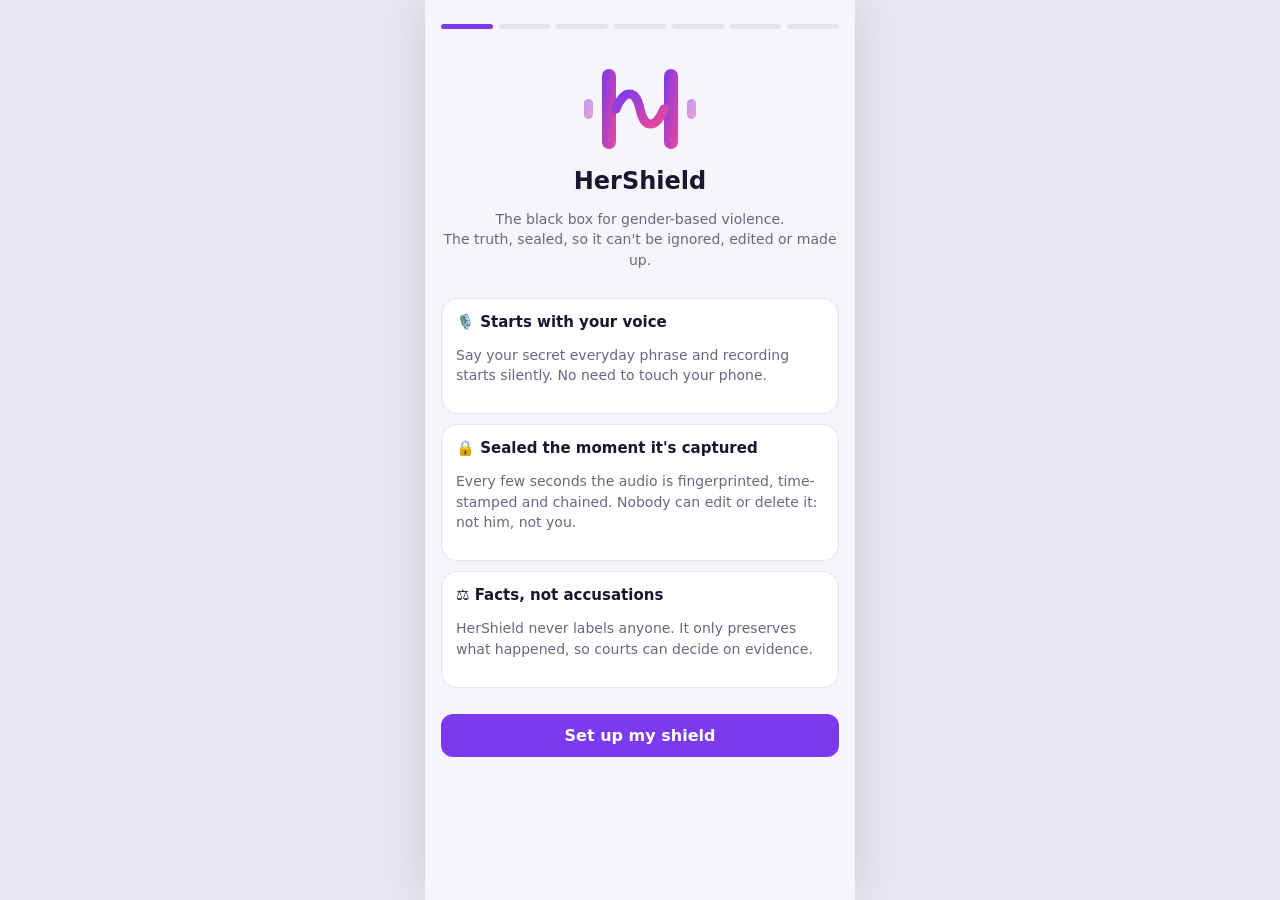
<file: app/index.html>
<!doctype html>
<html lang="en">
<head>
  <meta charset="utf-8">
  <meta name="viewport" content="width=device-width, initial-scale=1, viewport-fit=cover">
  <title>Calculator</title>
  <meta name="theme-color" content="#111111">
  <link rel="manifest" href="manifest.webmanifest">
  <link rel="icon" href="calc-icon.svg">
  <link rel="stylesheet" href="styles.css">
</head>
<body>
  <div id="phone">
    <main id="view"></main>
    <nav id="tabbar" hidden>
      <button data-go="home"><span class="ico">◉</span><span>Shield</span></button>
      <button data-go="vault"><span class="ico">▤</span><span>Vault</span></button>
      <button data-go="verify"><span class="ico">✓</span><span>Verify</span></button>
      <button data-go="help"><span class="ico">✚</span><span>Help</span></button>
      <button data-go="settings"><span class="ico">⚙</span><span>Settings</span></button>
    </nav>
    <div id="toast" hidden></div>
    <div id="modal" hidden></div>
  </div>
  <script src="app.js"></script>
</body>
</html>
</file>
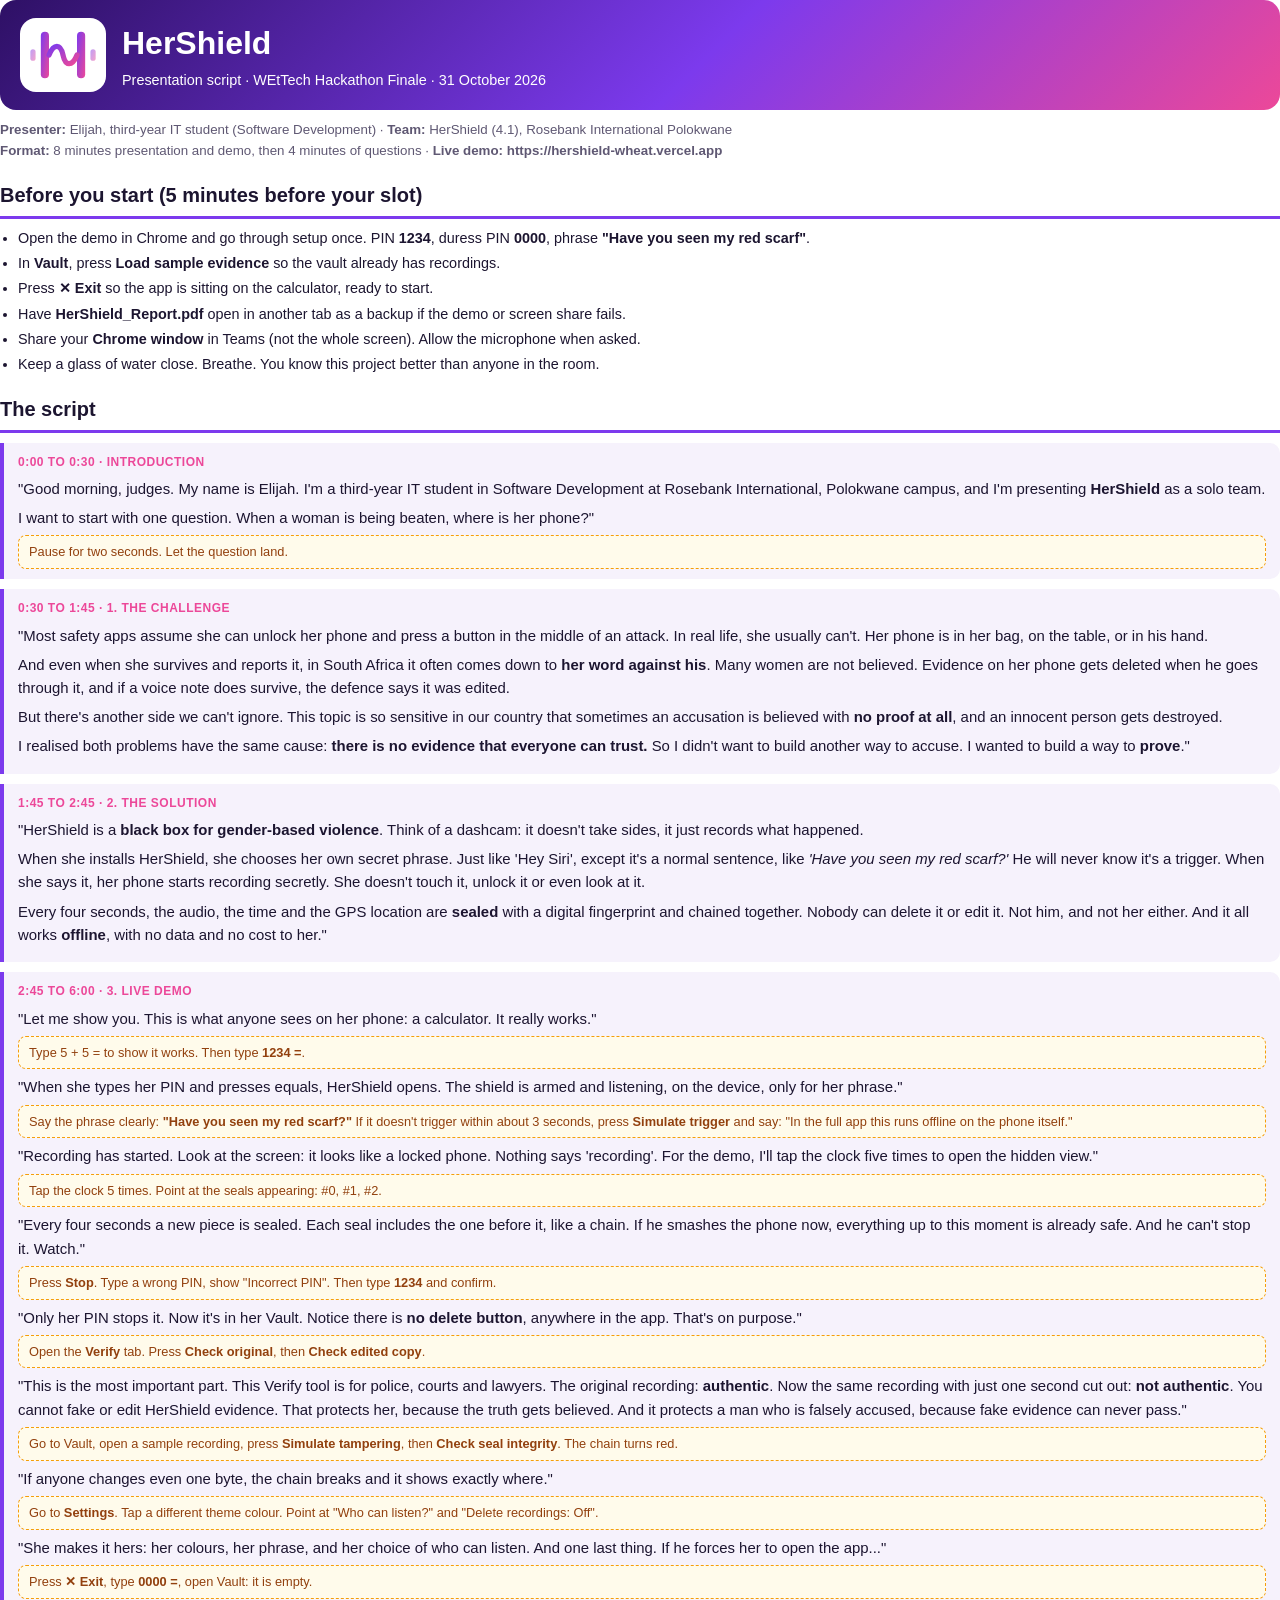
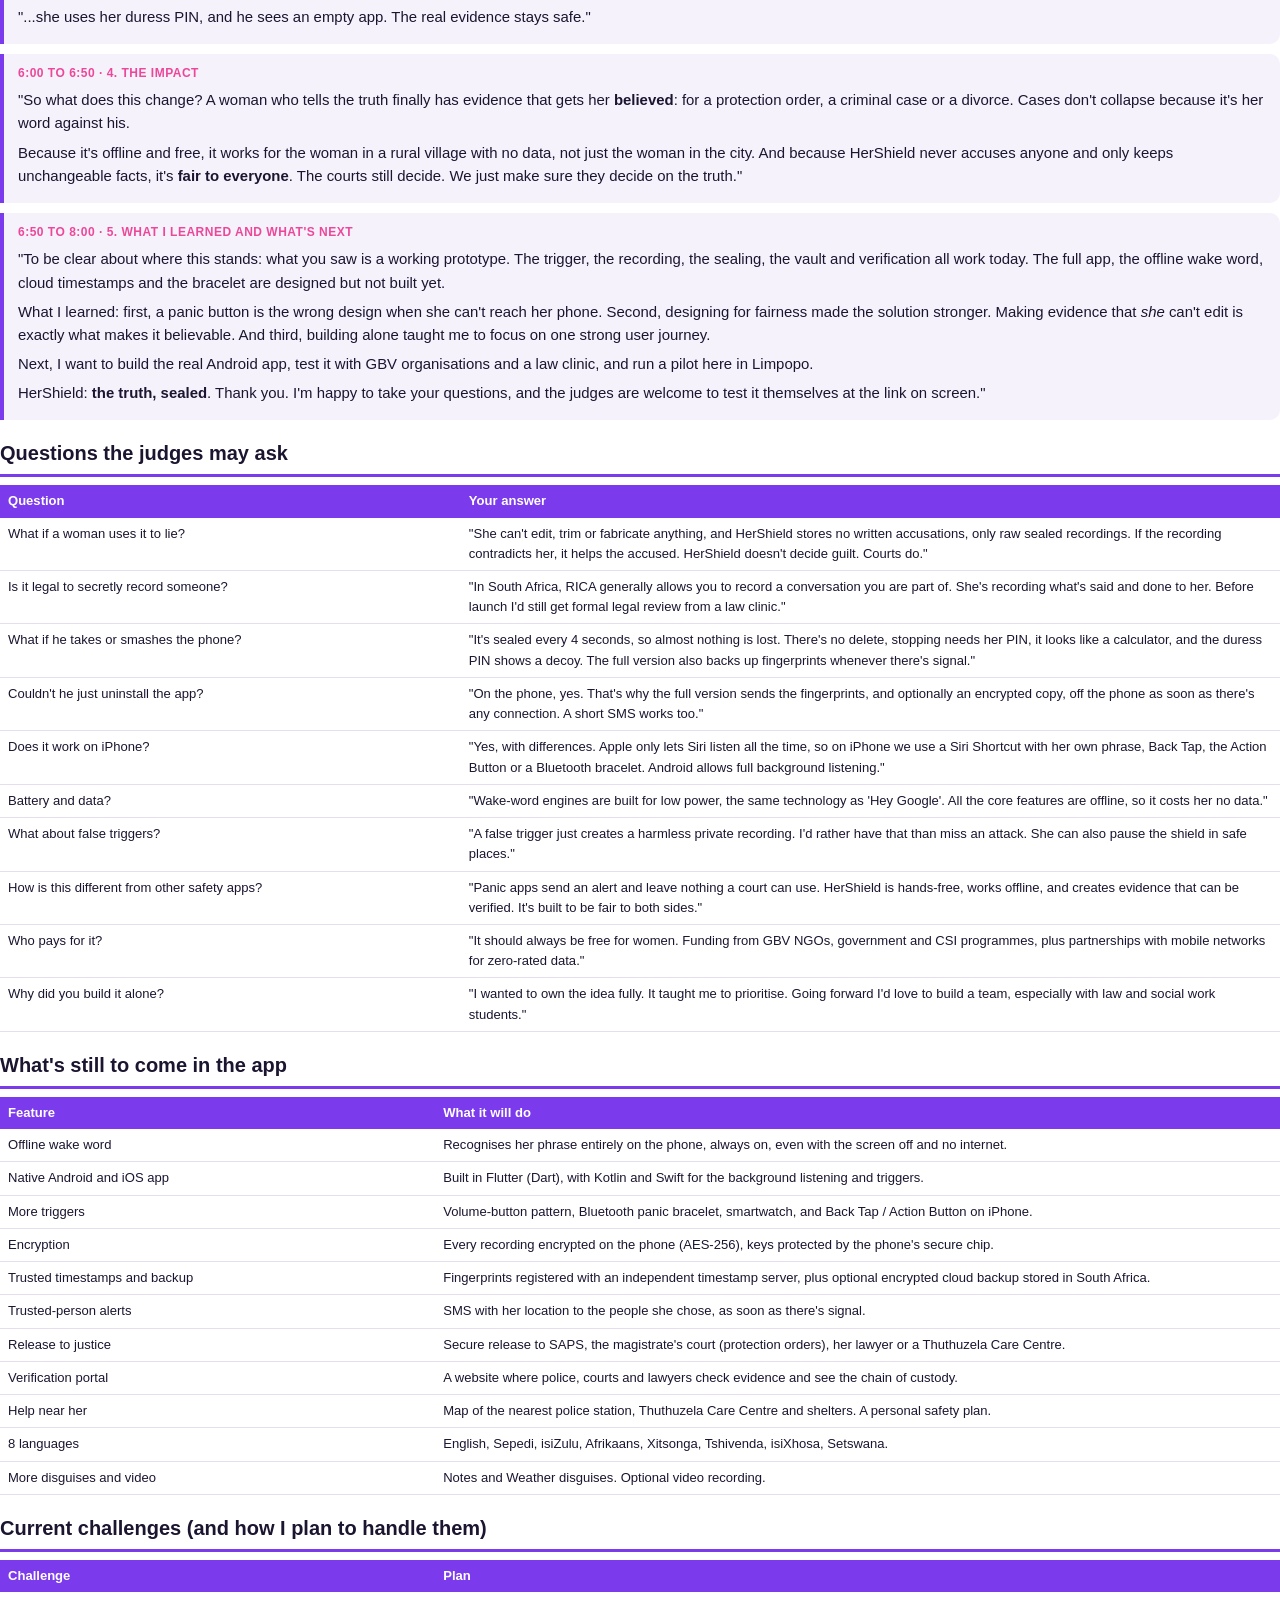
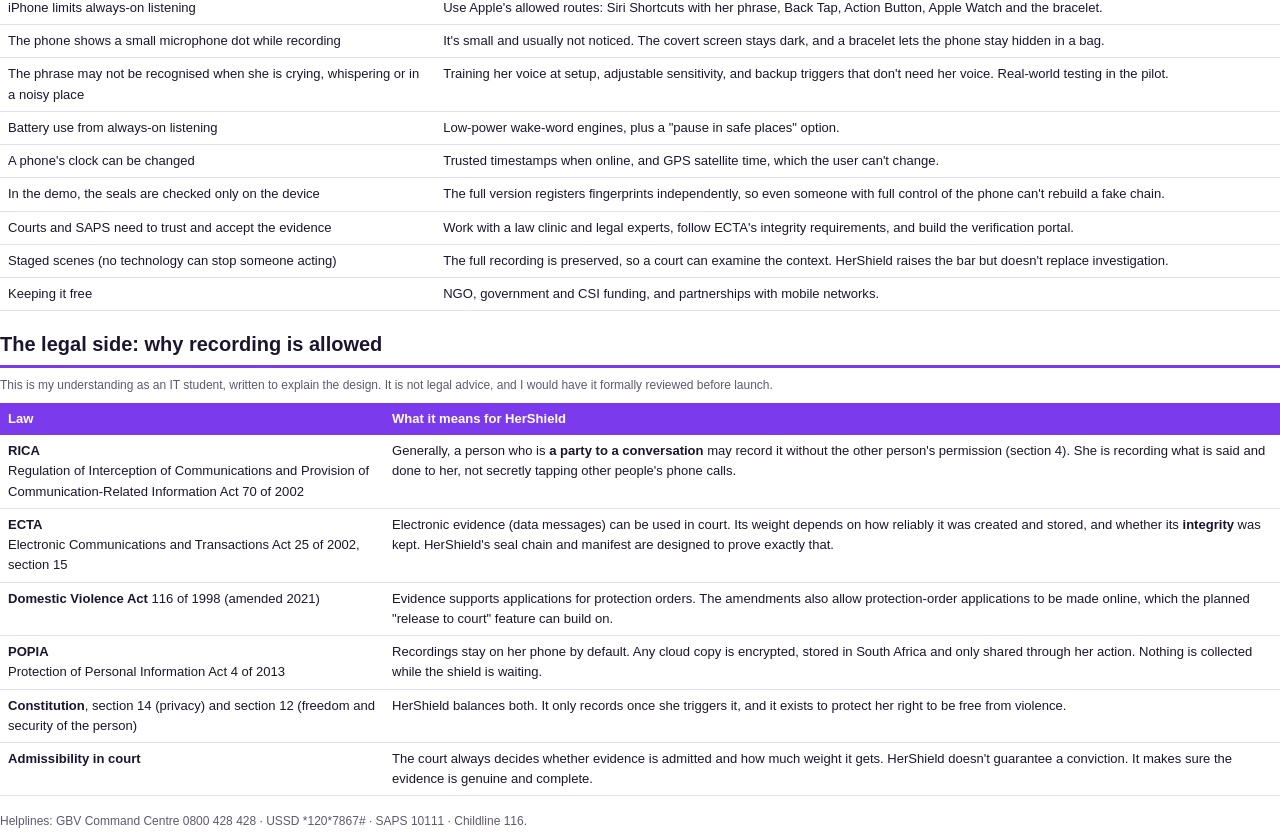
<file: report/HerShield_Presentation_Script.html>
<!doctype html>
<html lang="en">
<head>
<meta charset="utf-8">
<title>HerShield: Presentation Script</title>
<style>
  @page { size: A4; margin: 16mm 16mm; }
  :root { --a: #7C3AED; --b: #EC4899; --ink: #1C1530; --muted: #5F5873; --line: #E4DEEE; --soft: #F6F2FC; }
  body { font-family: "Segoe UI", Arial, sans-serif; color: var(--ink); font-size: 10.8pt; line-height: 1.55; margin: 0; }
  h1 { font-size: 24pt; margin: 0; }
  h2 { font-size: 15pt; margin: 18px 0 8px; padding-bottom: 5px; border-bottom: 3px solid var(--a); break-after: avoid; }
  h3 { font-size: 11.5pt; color: var(--a); margin: 12px 0 4px; break-after: avoid; }
  p { margin: 6px 0; }
  ul, ol { margin: 4px 0 8px 18px; padding: 0; } li { margin: 3px 0; }
  .page { page-break-before: always; }
  .head { display: flex; gap: 16px; align-items: center; background: linear-gradient(135deg, #2E1065, var(--a) 55%, var(--b)); color: #fff; border-radius: 16px; padding: 18px 20px; }
  .head img { width: 70px; background: #fff; border-radius: 16px; padding: 8px; }
  .head h1 { color: #fff; }
  .meta { font-size: 10pt; color: var(--muted); margin: 10px 0 4px; }
  .block { border-left: 4px solid var(--a); background: var(--soft); border-radius: 0 10px 10px 0; padding: 10px 14px; margin: 10px 0; break-inside: avoid; }
  .block .t { font-size: 9pt; font-weight: 700; color: var(--b); text-transform: uppercase; letter-spacing: .5px; }
  .say { font-size: 11.2pt; }
  .do { font-size: 9.6pt; color: #92400E; background: #FFFBEB; border: 1px dashed #F59E0B; border-radius: 8px; padding: 6px 10px; margin-top: 6px; }
  table { width: 100%; border-collapse: collapse; margin: 8px 0; font-size: 9.8pt; }
  th { background: var(--a); color: #fff; text-align: left; padding: 6px 8px; }
  td { border-bottom: 1px solid var(--line); padding: 6px 8px; vertical-align: top; }
  .tag { display: inline-block; font-size: 8pt; font-weight: 700; padding: 1px 7px; border-radius: 99px; background: #FEF3C7; color: #92400E; }
  .note { font-size: 9pt; color: var(--muted); }
</style>
</head>
<body>

<div class="head">
  <img src="../app/logo.svg" alt="HerShield logo">
  <div><h1>HerShield</h1><div>Presentation script · WEtTech Hackathon Finale · 31 October 2026</div></div>
</div>
<p class="meta"><b>Presenter:</b> Elijah, third-year IT student (Software Development) · <b>Team:</b> HerShield (4.1), Rosebank International Polokwane<br>
<b>Format:</b> 8 minutes presentation and demo, then 4 minutes of questions · <b>Live demo:</b> <b>https://hershield-wheat.vercel.app</b></p>

<h2>Before you start (5 minutes before your slot)</h2>
<ul>
  <li>Open the demo in Chrome and go through setup once. PIN <b>1234</b>, duress PIN <b>0000</b>, phrase <b>"Have you seen my red scarf"</b>.</li>
  <li>In <b>Vault</b>, press <b>Load sample evidence</b> so the vault already has recordings.</li>
  <li>Press <b>✕ Exit</b> so the app is sitting on the calculator, ready to start.</li>
  <li>Have <b>HerShield_Report.pdf</b> open in another tab as a backup if the demo or screen share fails.</li>
  <li>Share your <b>Chrome window</b> in Teams (not the whole screen). Allow the microphone when asked.</li>
  <li>Keep a glass of water close. Breathe. You know this project better than anyone in the room.</li>
</ul>

<h2>The script</h2>

<div class="block">
  <div class="t">0:00 to 0:30 · Introduction</div>
  <p class="say">"Good morning, judges. My name is Elijah. I'm a third-year IT student in Software Development at Rosebank International, Polokwane campus, and I'm presenting <b>HerShield</b> as a solo team.</p>
  <p class="say">I want to start with one question. When a woman is being beaten, where is her phone?"</p>
  <div class="do">Pause for two seconds. Let the question land.</div>
</div>

<div class="block">
  <div class="t">0:30 to 1:45 · 1. The challenge</div>
  <p class="say">"Most safety apps assume she can unlock her phone and press a button in the middle of an attack. In real life, she usually can't. Her phone is in her bag, on the table, or in his hand.</p>
  <p class="say">And even when she survives and reports it, in South Africa it often comes down to <b>her word against his</b>. Many women are not believed. Evidence on her phone gets deleted when he goes through it, and if a voice note does survive, the defence says it was edited.</p>
  <p class="say">But there's another side we can't ignore. This topic is so sensitive in our country that sometimes an accusation is believed with <b>no proof at all</b>, and an innocent person gets destroyed.</p>
  <p class="say">I realised both problems have the same cause: <b>there is no evidence that everyone can trust.</b> So I didn't want to build another way to accuse. I wanted to build a way to <b>prove</b>."</p>
</div>

<div class="block">
  <div class="t">1:45 to 2:45 · 2. The solution</div>
  <p class="say">"HerShield is a <b>black box for gender-based violence</b>. Think of a dashcam: it doesn't take sides, it just records what happened.</p>
  <p class="say">When she installs HerShield, she chooses her own secret phrase. Just like 'Hey Siri', except it's a normal sentence, like <i>'Have you seen my red scarf?'</i> He will never know it's a trigger. When she says it, her phone starts recording secretly. She doesn't touch it, unlock it or even look at it.</p>
  <p class="say">Every four seconds, the audio, the time and the GPS location are <b>sealed</b> with a digital fingerprint and chained together. Nobody can delete it or edit it. Not him, and not her either. And it all works <b>offline</b>, with no data and no cost to her."</p>
</div>

<div class="block">
  <div class="t">2:45 to 6:00 · 3. Live demo</div>
  <p class="say">"Let me show you. This is what anyone sees on her phone: a calculator. It really works."</p>
  <div class="do">Type 5 + 5 = to show it works. Then type <b>1234 =</b>.</div>
  <p class="say">"When she types her PIN and presses equals, HerShield opens. The shield is armed and listening, on the device, only for her phrase."</p>
  <div class="do">Say the phrase clearly: <b>"Have you seen my red scarf?"</b> If it doesn't trigger within about 3 seconds, press <b>Simulate trigger</b> and say: "In the full app this runs offline on the phone itself."</div>
  <p class="say">"Recording has started. Look at the screen: it looks like a locked phone. Nothing says 'recording'. For the demo, I'll tap the clock five times to open the hidden view."</p>
  <div class="do">Tap the clock 5 times. Point at the seals appearing: #0, #1, #2.</div>
  <p class="say">"Every four seconds a new piece is sealed. Each seal includes the one before it, like a chain. If he smashes the phone now, everything up to this moment is already safe. And he can't stop it. Watch."</p>
  <div class="do">Press <b>Stop</b>. Type a wrong PIN, show "Incorrect PIN". Then type <b>1234</b> and confirm.</div>
  <p class="say">"Only her PIN stops it. Now it's in her Vault. Notice there is <b>no delete button</b>, anywhere in the app. That's on purpose."</p>
  <div class="do">Open the <b>Verify</b> tab. Press <b>Check original</b>, then <b>Check edited copy</b>.</div>
  <p class="say">"This is the most important part. This Verify tool is for police, courts and lawyers. The original recording: <b>authentic</b>. Now the same recording with just one second cut out: <b>not authentic</b>. You cannot fake or edit HerShield evidence. That protects her, because the truth gets believed. And it protects a man who is falsely accused, because fake evidence can never pass."</p>
  <div class="do">Go to Vault, open a sample recording, press <b>Simulate tampering</b>, then <b>Check seal integrity</b>. The chain turns red.</div>
  <p class="say">"If anyone changes even one byte, the chain breaks and it shows exactly where."</p>
  <div class="do">Go to <b>Settings</b>. Tap a different theme colour. Point at "Who can listen?" and "Delete recordings: Off".</div>
  <p class="say">"She makes it hers: her colours, her phrase, and her choice of who can listen. And one last thing. If he forces her to open the app..."</p>
  <div class="do">Press <b>✕ Exit</b>, type <b>0000 =</b>, open Vault: it is empty.</div>
  <p class="say">"...she uses her duress PIN, and he sees an empty app. The real evidence stays safe."</p>
</div>

<div class="block">
  <div class="t">6:00 to 6:50 · 4. The impact</div>
  <p class="say">"So what does this change? A woman who tells the truth finally has evidence that gets her <b>believed</b>: for a protection order, a criminal case or a divorce. Cases don't collapse because it's her word against his.</p>
  <p class="say">Because it's offline and free, it works for the woman in a rural village with no data, not just the woman in the city. And because HerShield never accuses anyone and only keeps unchangeable facts, it's <b>fair to everyone</b>. The courts still decide. We just make sure they decide on the truth."</p>
</div>

<div class="block">
  <div class="t">6:50 to 8:00 · 5. What I learned and what's next</div>
  <p class="say">"To be clear about where this stands: what you saw is a working prototype. The trigger, the recording, the sealing, the vault and verification all work today. The full app, the offline wake word, cloud timestamps and the bracelet are designed but not built yet.</p>
  <p class="say">What I learned: first, a panic button is the wrong design when she can't reach her phone. Second, designing for fairness made the solution stronger. Making evidence that <i>she</i> can't edit is exactly what makes it believable. And third, building alone taught me to focus on one strong user journey.</p>
  <p class="say">Next, I want to build the real Android app, test it with GBV organisations and a law clinic, and run a pilot here in Limpopo.</p>
  <p class="say">HerShield: <b>the truth, sealed</b>. Thank you. I'm happy to take your questions, and the judges are welcome to test it themselves at the link on screen."</p>
</div>

<h2 class="page">Questions the judges may ask</h2>
<table>
  <tr><th style="width:36%">Question</th><th>Your answer</th></tr>
  <tr><td>What if a woman uses it to lie?</td><td>"She can't edit, trim or fabricate anything, and HerShield stores no written accusations, only raw sealed recordings. If the recording contradicts her, it helps the accused. HerShield doesn't decide guilt. Courts do."</td></tr>
  <tr><td>Is it legal to secretly record someone?</td><td>"In South Africa, RICA generally allows you to record a conversation you are part of. She's recording what's said and done to her. Before launch I'd still get formal legal review from a law clinic."</td></tr>
  <tr><td>What if he takes or smashes the phone?</td><td>"It's sealed every 4 seconds, so almost nothing is lost. There's no delete, stopping needs her PIN, it looks like a calculator, and the duress PIN shows a decoy. The full version also backs up fingerprints whenever there's signal."</td></tr>
  <tr><td>Couldn't he just uninstall the app?</td><td>"On the phone, yes. That's why the full version sends the fingerprints, and optionally an encrypted copy, off the phone as soon as there's any connection. A short SMS works too."</td></tr>
  <tr><td>Does it work on iPhone?</td><td>"Yes, with differences. Apple only lets Siri listen all the time, so on iPhone we use a Siri Shortcut with her own phrase, Back Tap, the Action Button or a Bluetooth bracelet. Android allows full background listening."</td></tr>
  <tr><td>Battery and data?</td><td>"Wake-word engines are built for low power, the same technology as 'Hey Google'. All the core features are offline, so it costs her no data."</td></tr>
  <tr><td>What about false triggers?</td><td>"A false trigger just creates a harmless private recording. I'd rather have that than miss an attack. She can also pause the shield in safe places."</td></tr>
  <tr><td>How is this different from other safety apps?</td><td>"Panic apps send an alert and leave nothing a court can use. HerShield is hands-free, works offline, and creates evidence that can be verified. It's built to be fair to both sides."</td></tr>
  <tr><td>Who pays for it?</td><td>"It should always be free for women. Funding from GBV NGOs, government and CSI programmes, plus partnerships with mobile networks for zero-rated data."</td></tr>
  <tr><td>Why did you build it alone?</td><td>"I wanted to own the idea fully. It taught me to prioritise. Going forward I'd love to build a team, especially with law and social work students."</td></tr>
</table>

<h2>What's still to come in the app</h2>
<table>
  <tr><th style="width:34%">Feature</th><th>What it will do</th></tr>
  <tr><td>Offline wake word</td><td>Recognises her phrase entirely on the phone, always on, even with the screen off and no internet.</td></tr>
  <tr><td>Native Android and iOS app</td><td>Built in Flutter (Dart), with Kotlin and Swift for the background listening and triggers.</td></tr>
  <tr><td>More triggers</td><td>Volume-button pattern, Bluetooth panic bracelet, smartwatch, and Back Tap / Action Button on iPhone.</td></tr>
  <tr><td>Encryption</td><td>Every recording encrypted on the phone (AES-256), keys protected by the phone's secure chip.</td></tr>
  <tr><td>Trusted timestamps and backup</td><td>Fingerprints registered with an independent timestamp server, plus optional encrypted cloud backup stored in South Africa.</td></tr>
  <tr><td>Trusted-person alerts</td><td>SMS with her location to the people she chose, as soon as there's signal.</td></tr>
  <tr><td>Release to justice</td><td>Secure release to SAPS, the magistrate's court (protection orders), her lawyer or a Thuthuzela Care Centre.</td></tr>
  <tr><td>Verification portal</td><td>A website where police, courts and lawyers check evidence and see the chain of custody.</td></tr>
  <tr><td>Help near her</td><td>Map of the nearest police station, Thuthuzela Care Centre and shelters. A personal safety plan.</td></tr>
  <tr><td>8 languages</td><td>English, Sepedi, isiZulu, Afrikaans, Xitsonga, Tshivenda, isiXhosa, Setswana.</td></tr>
  <tr><td>More disguises and video</td><td>Notes and Weather disguises. Optional video recording.</td></tr>
</table>

<h2 class="page">Current challenges (and how I plan to handle them)</h2>
<table>
  <tr><th style="width:34%">Challenge</th><th>Plan</th></tr>
  <tr><td>iPhone limits always-on listening</td><td>Use Apple's allowed routes: Siri Shortcuts with her phrase, Back Tap, Action Button, Apple Watch and the bracelet.</td></tr>
  <tr><td>The phone shows a small microphone dot while recording</td><td>It's small and usually not noticed. The covert screen stays dark, and a bracelet lets the phone stay hidden in a bag.</td></tr>
  <tr><td>The phrase may not be recognised when she is crying, whispering or in a noisy place</td><td>Training her voice at setup, adjustable sensitivity, and backup triggers that don't need her voice. Real-world testing in the pilot.</td></tr>
  <tr><td>Battery use from always-on listening</td><td>Low-power wake-word engines, plus a "pause in safe places" option.</td></tr>
  <tr><td>A phone's clock can be changed</td><td>Trusted timestamps when online, and GPS satellite time, which the user can't change.</td></tr>
  <tr><td>In the demo, the seals are checked only on the device</td><td>The full version registers fingerprints independently, so even someone with full control of the phone can't rebuild a fake chain.</td></tr>
  <tr><td>Courts and SAPS need to trust and accept the evidence</td><td>Work with a law clinic and legal experts, follow ECTA's integrity requirements, and build the verification portal.</td></tr>
  <tr><td>Staged scenes (no technology can stop someone acting)</td><td>The full recording is preserved, so a court can examine the context. HerShield raises the bar but doesn't replace investigation.</td></tr>
  <tr><td>Keeping it free</td><td>NGO, government and CSI funding, and partnerships with mobile networks.</td></tr>
</table>

<h2>The legal side: why recording is allowed</h2>
<p class="note">This is my understanding as an IT student, written to explain the design. It is not legal advice, and I would have it formally reviewed before launch.</p>
<table>
  <tr><th style="width:30%">Law</th><th>What it means for HerShield</th></tr>
  <tr><td><b>RICA</b><br>Regulation of Interception of Communications and Provision of Communication-Related Information Act 70 of 2002</td><td>Generally, a person who is <b>a party to a conversation</b> may record it without the other person's permission (section 4). She is recording what is said and done to her, not secretly tapping other people's phone calls.</td></tr>
  <tr><td><b>ECTA</b><br>Electronic Communications and Transactions Act 25 of 2002, section 15</td><td>Electronic evidence (data messages) can be used in court. Its weight depends on how reliably it was created and stored, and whether its <b>integrity</b> was kept. HerShield's seal chain and manifest are designed to prove exactly that.</td></tr>
  <tr><td><b>Domestic Violence Act</b> 116 of 1998 (amended 2021)</td><td>Evidence supports applications for protection orders. The amendments also allow protection-order applications to be made online, which the planned "release to court" feature can build on.</td></tr>
  <tr><td><b>POPIA</b><br>Protection of Personal Information Act 4 of 2013</td><td>Recordings stay on her phone by default. Any cloud copy is encrypted, stored in South Africa and only shared through her action. Nothing is collected while the shield is waiting.</td></tr>
  <tr><td><b>Constitution</b>, section 14 (privacy) and section 12 (freedom and security of the person)</td><td>HerShield balances both. It only records once she triggers it, and it exists to protect her right to be free from violence.</td></tr>
  <tr><td><b>Admissibility in court</b></td><td>The court always decides whether evidence is admitted and how much weight it gets. HerShield doesn't guarantee a conviction. It makes sure the evidence is genuine and complete.</td></tr>
</table>

<p class="note" style="margin-top:16px">Helplines: GBV Command Centre 0800 428 428 · USSD *120*7867# · SAPS 10111 · Childline 116.</p>
</body>
</html>
</file>
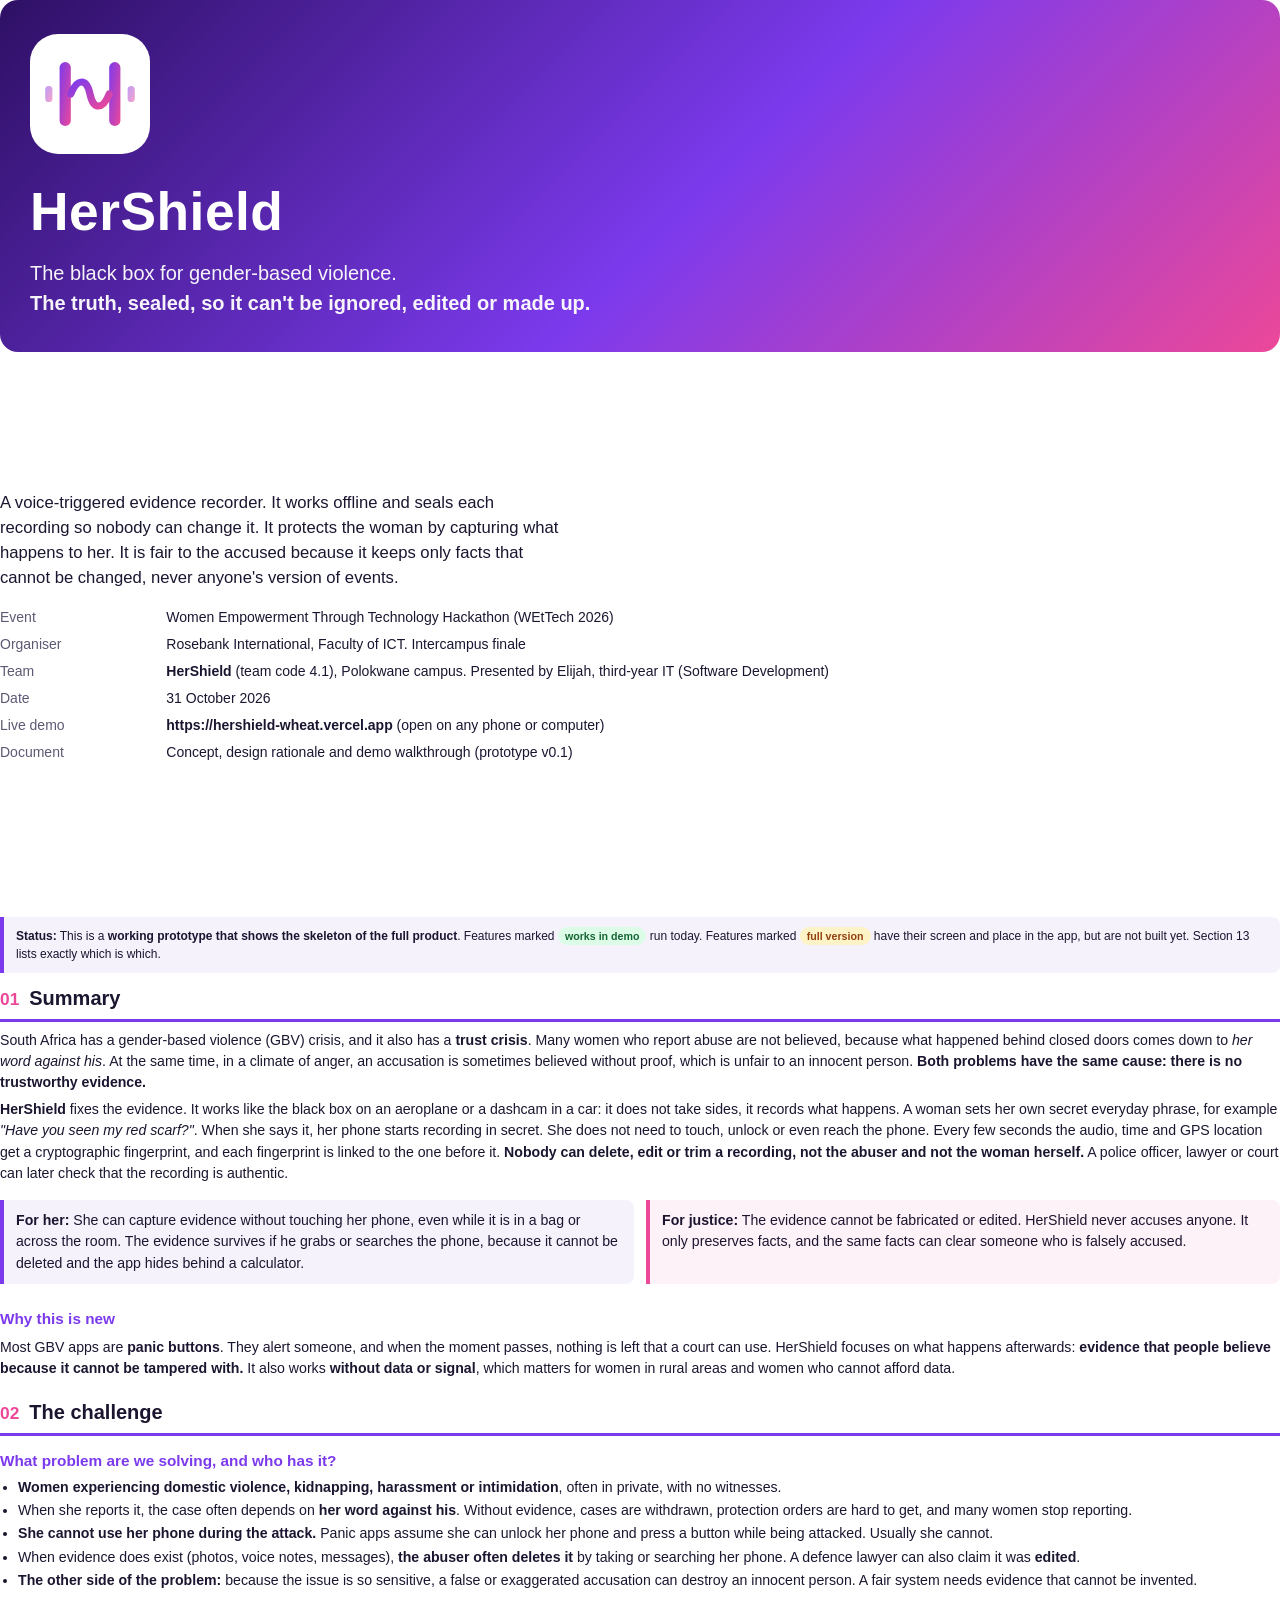
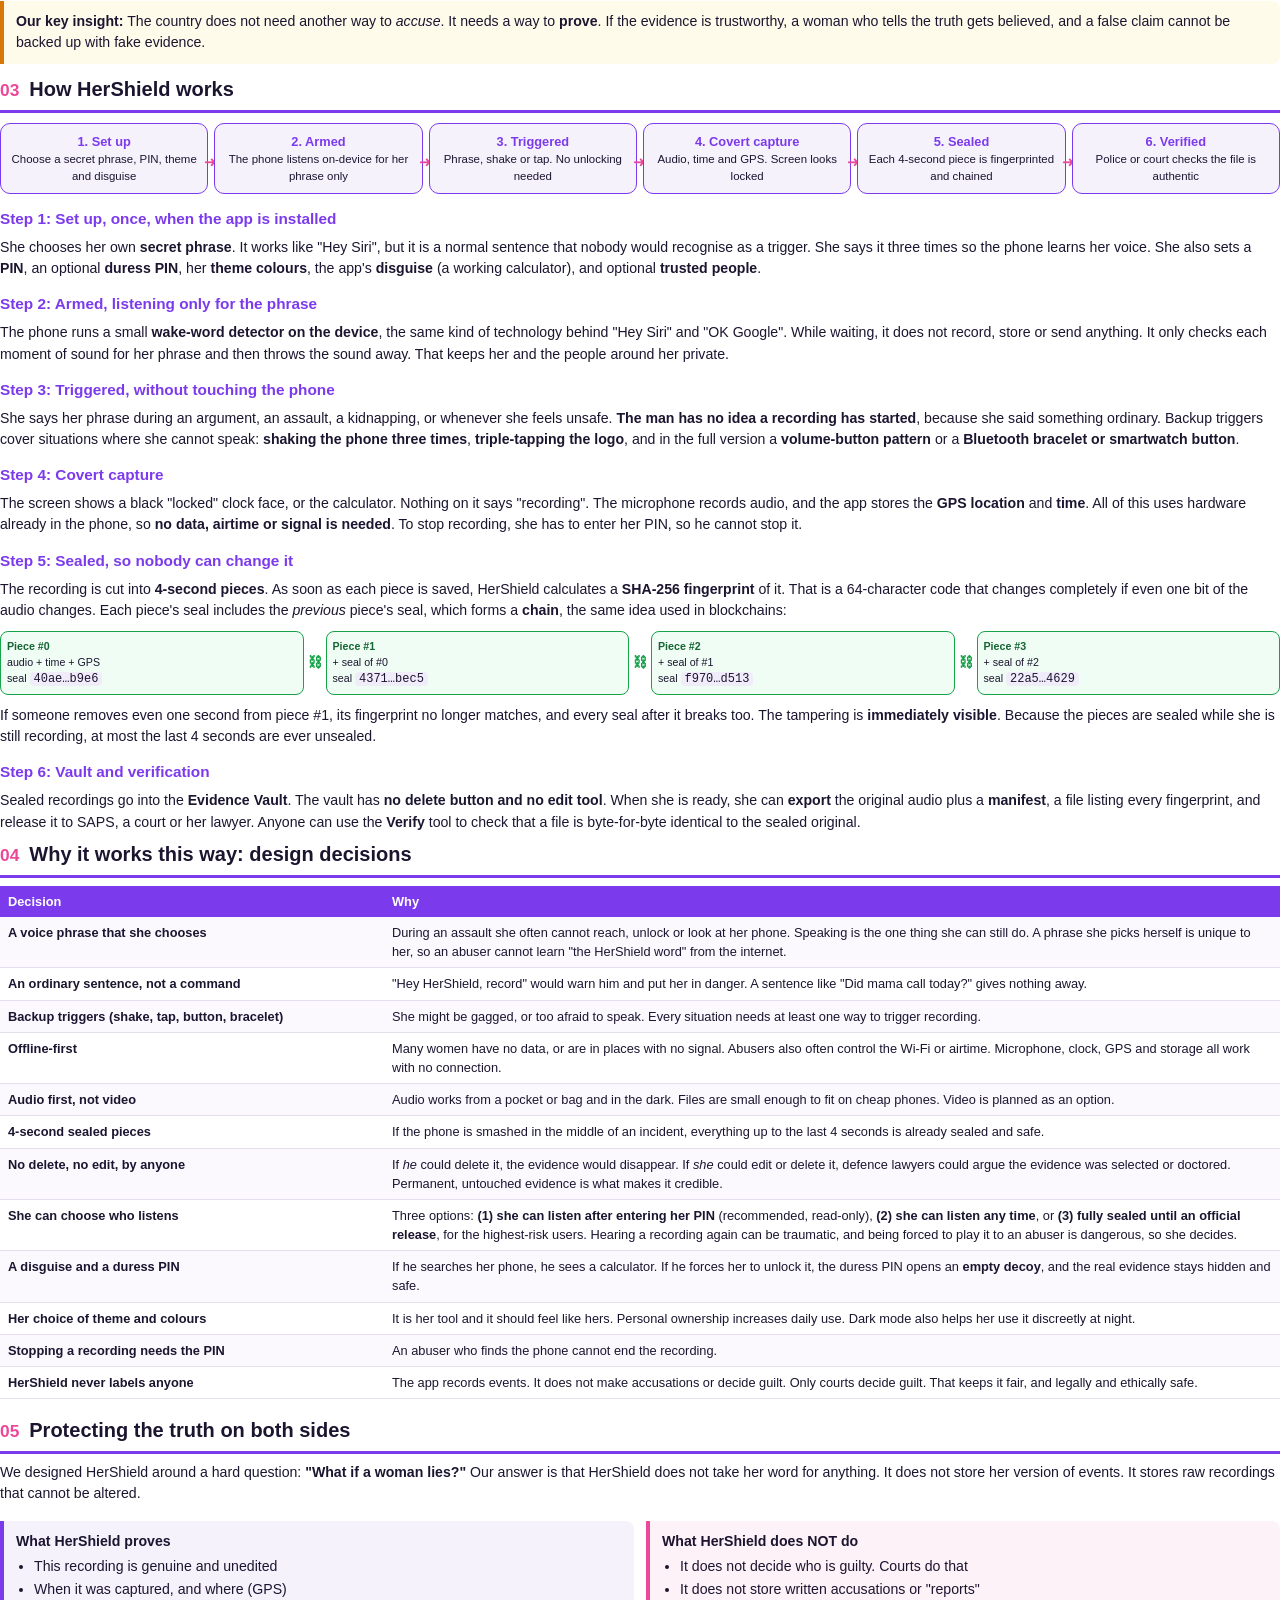
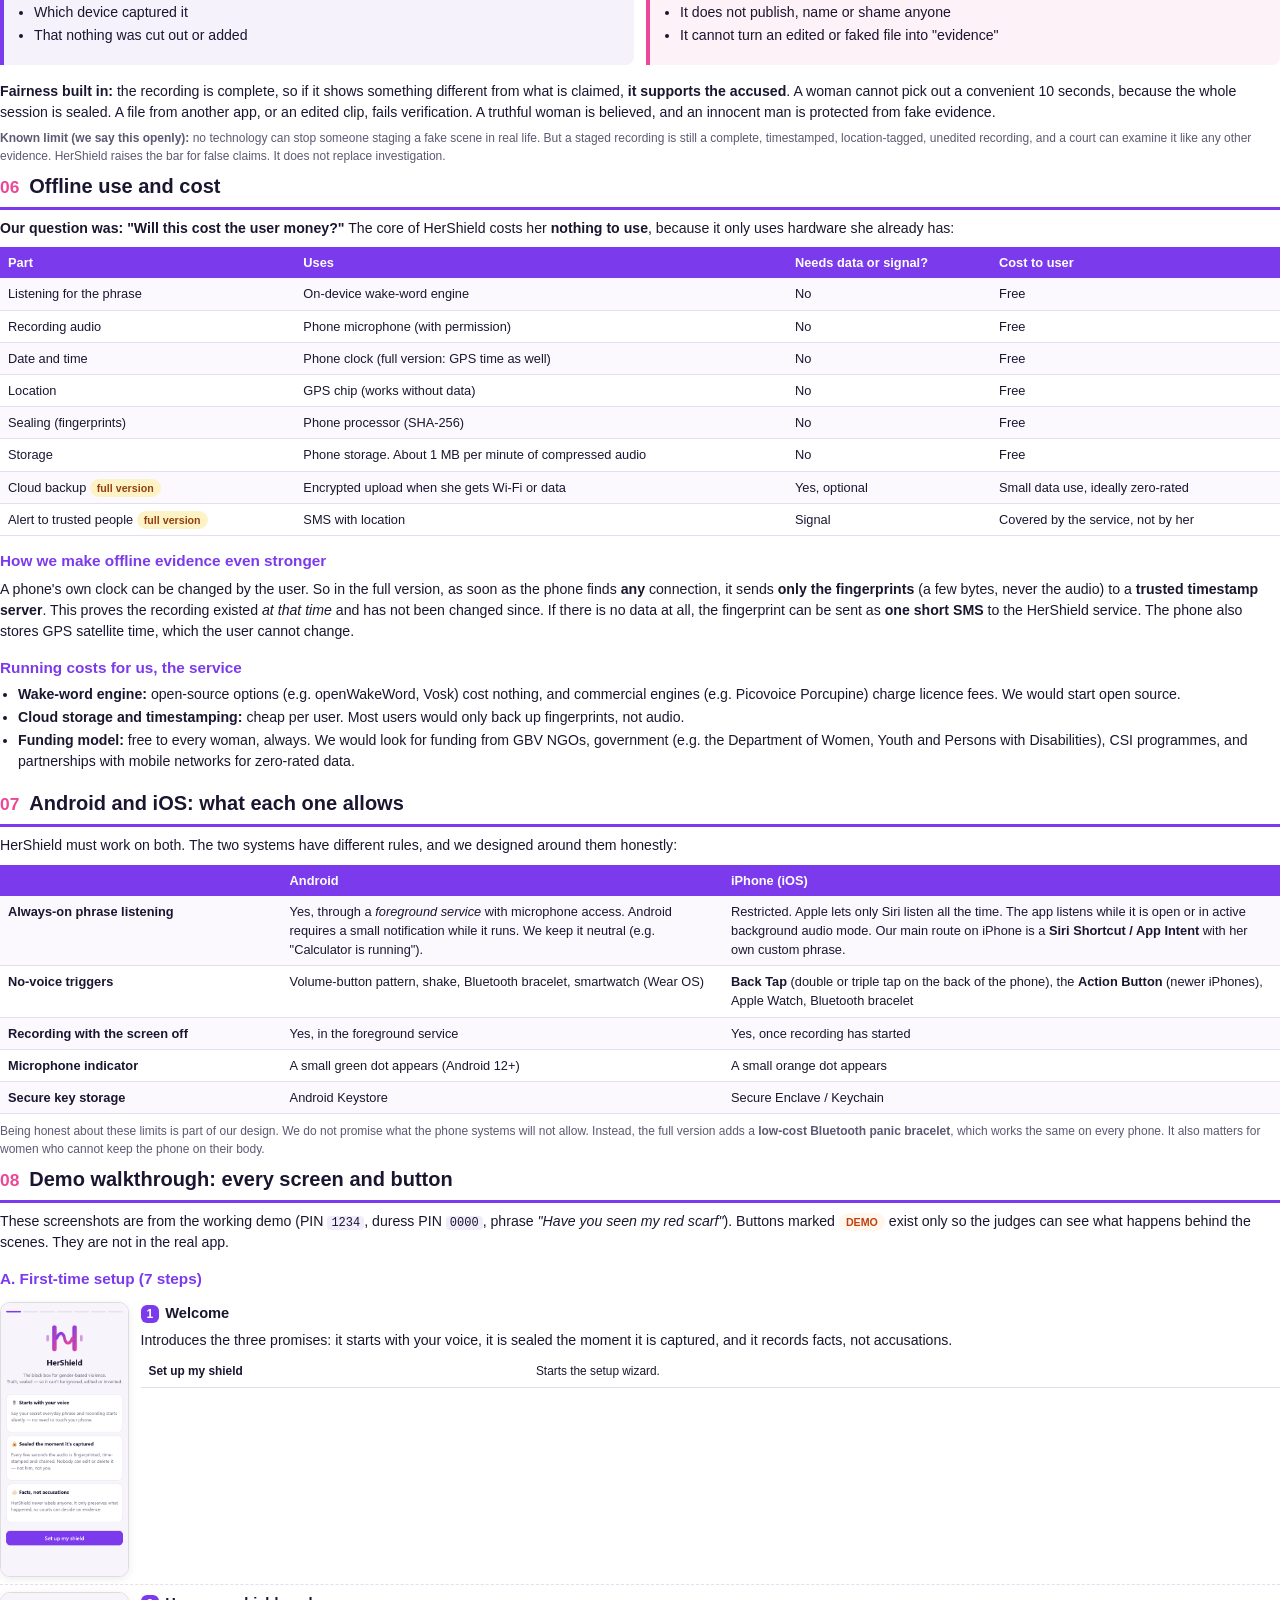
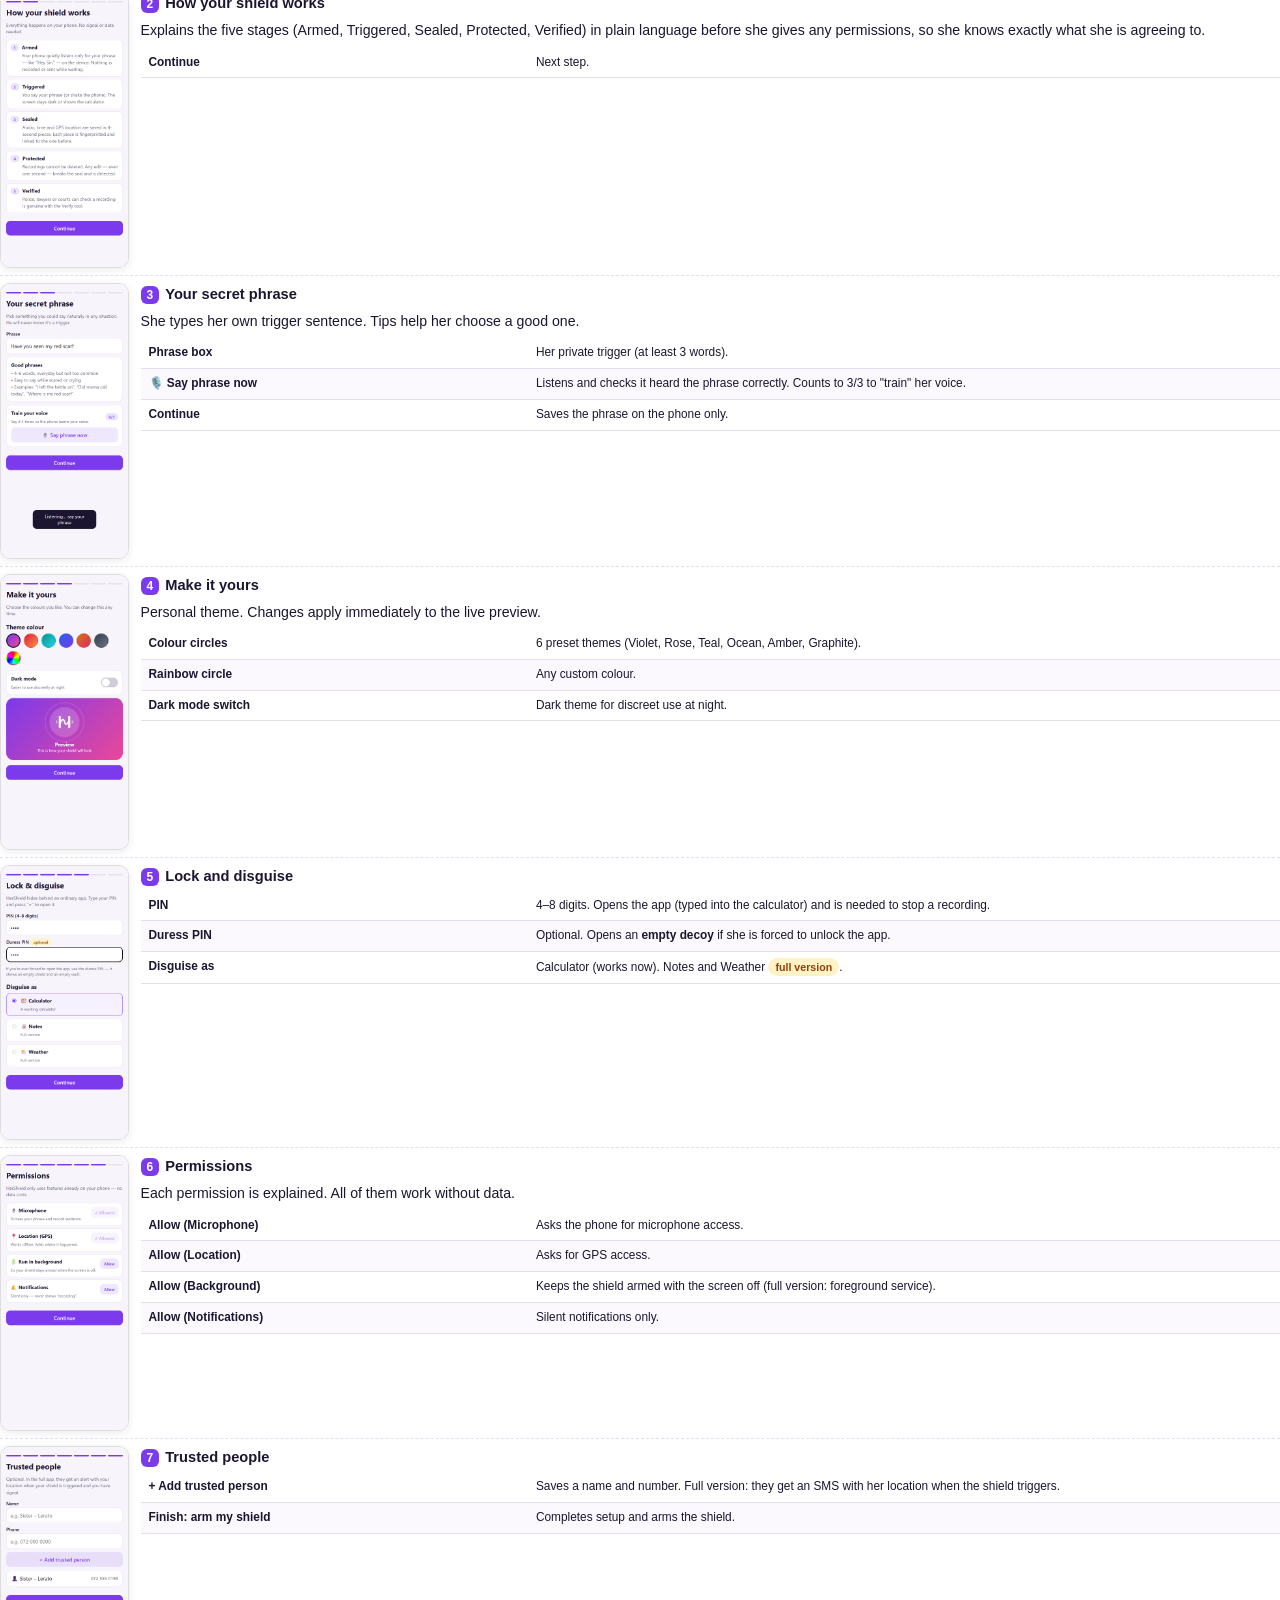
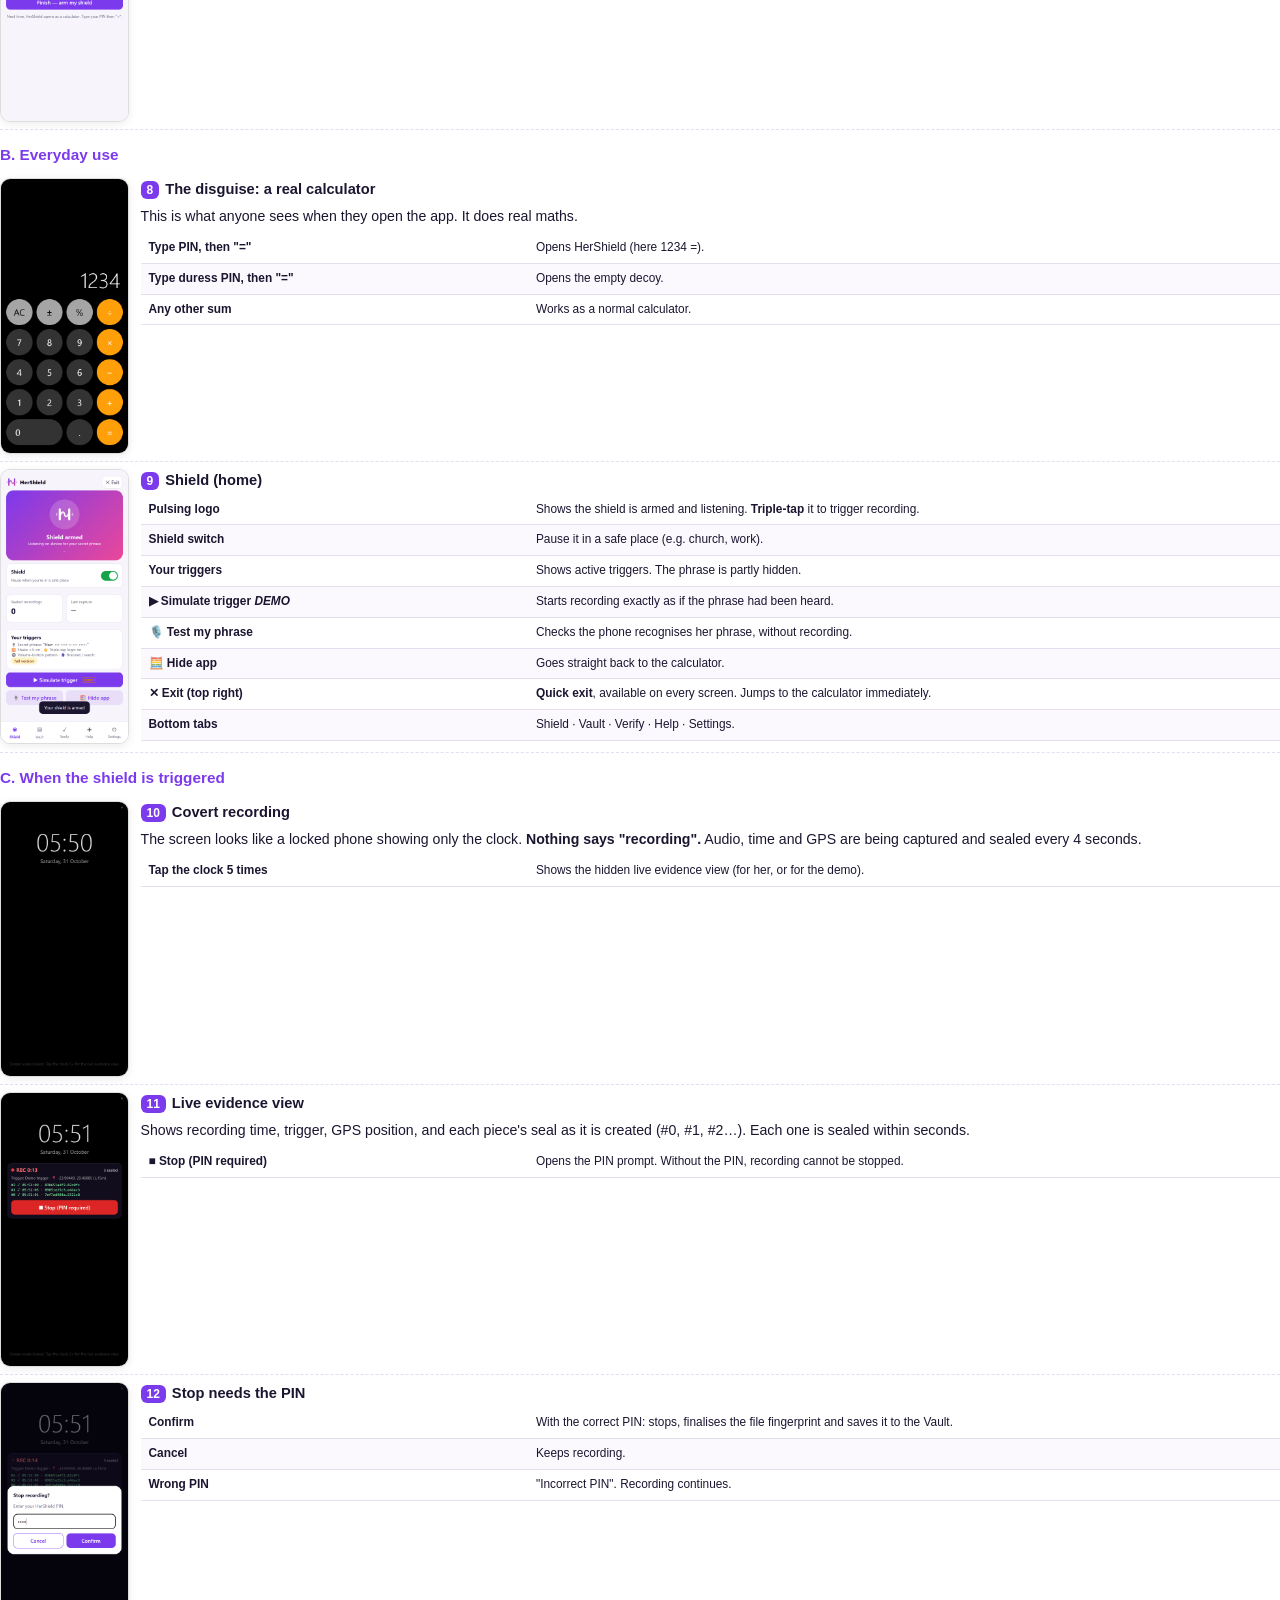
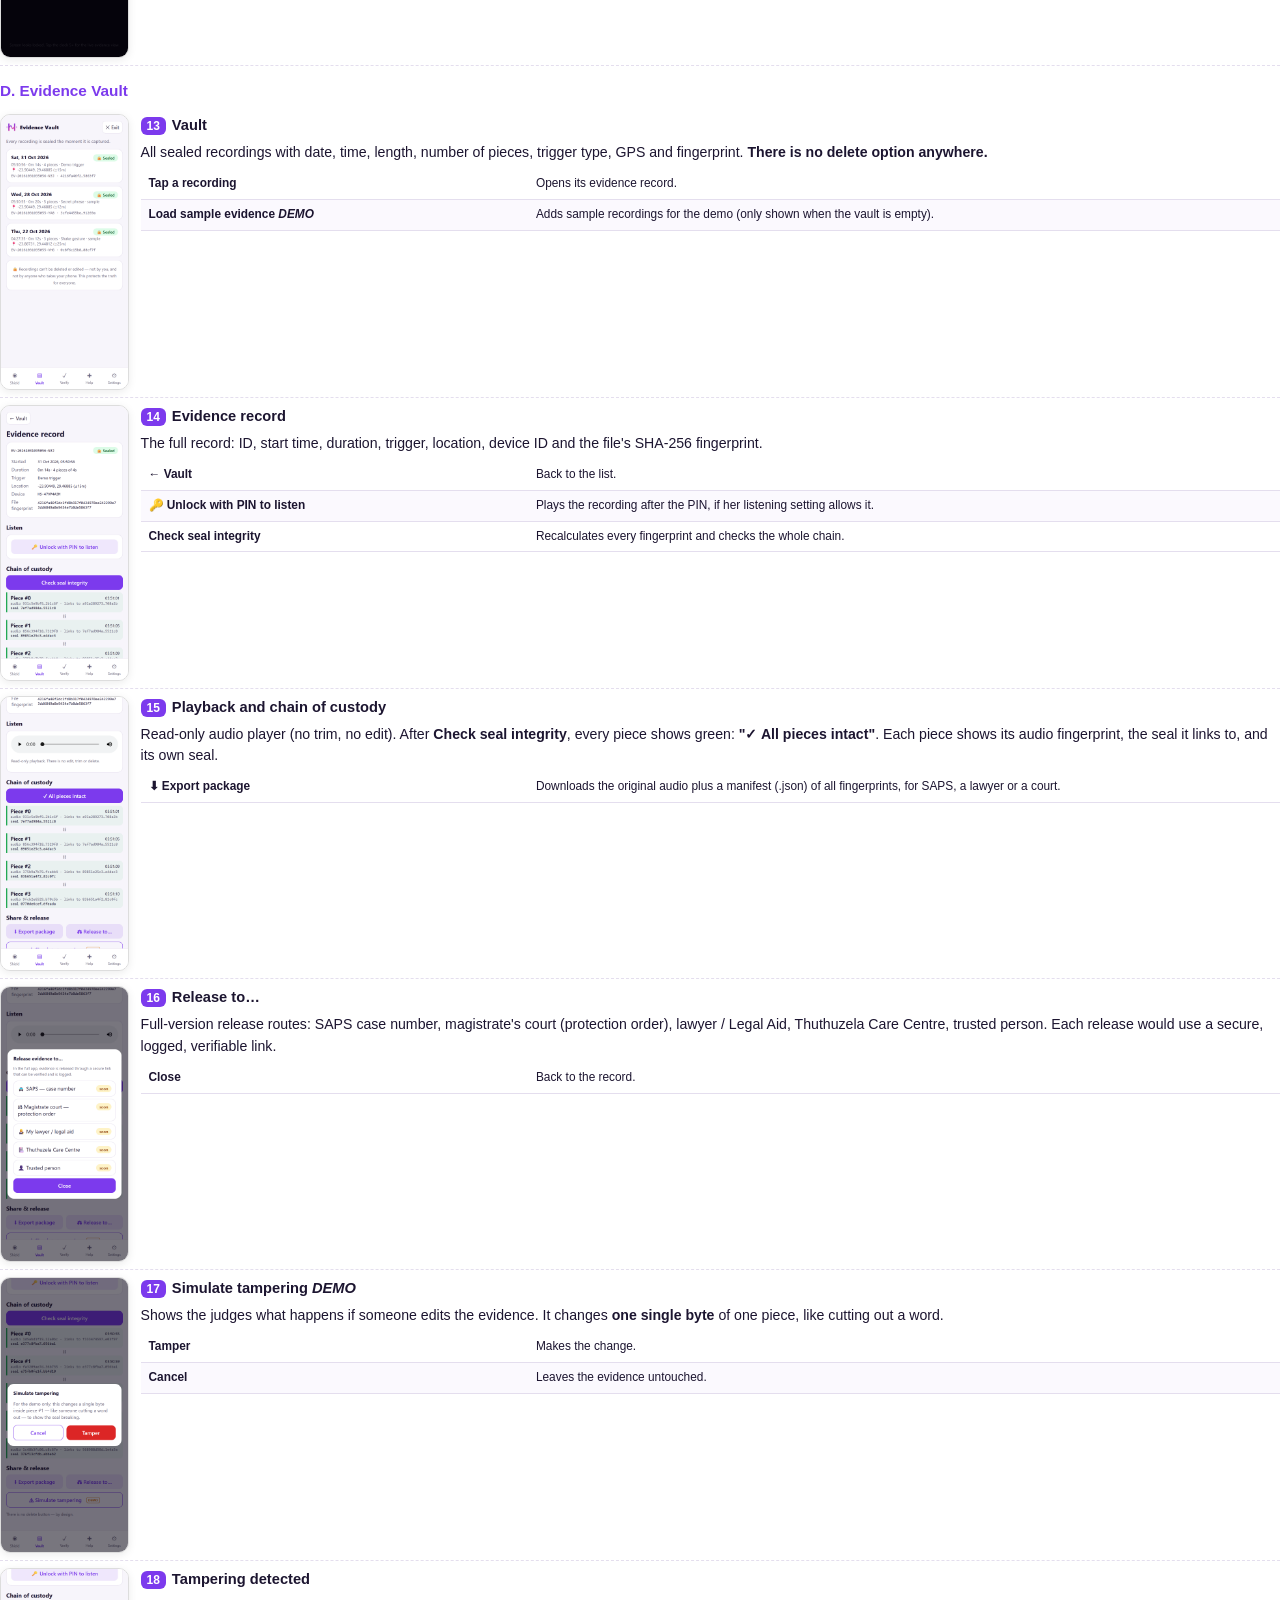
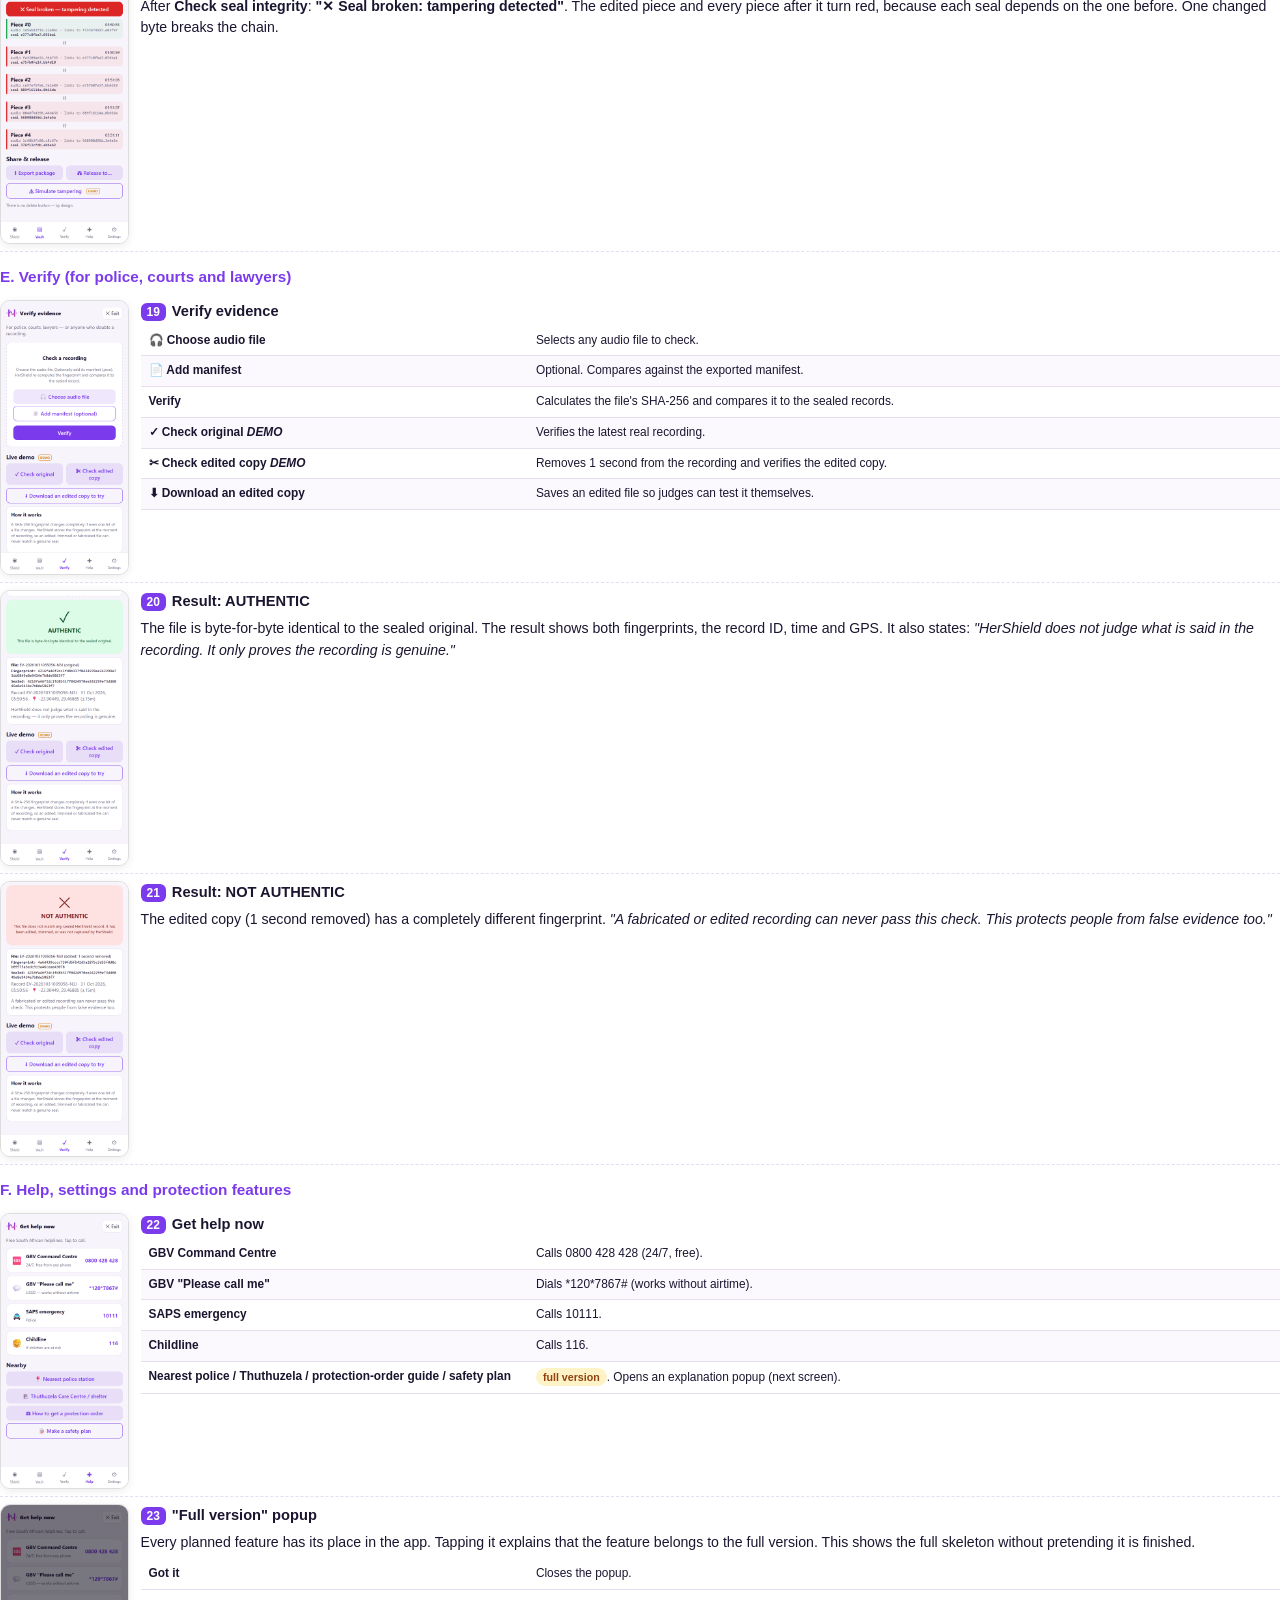
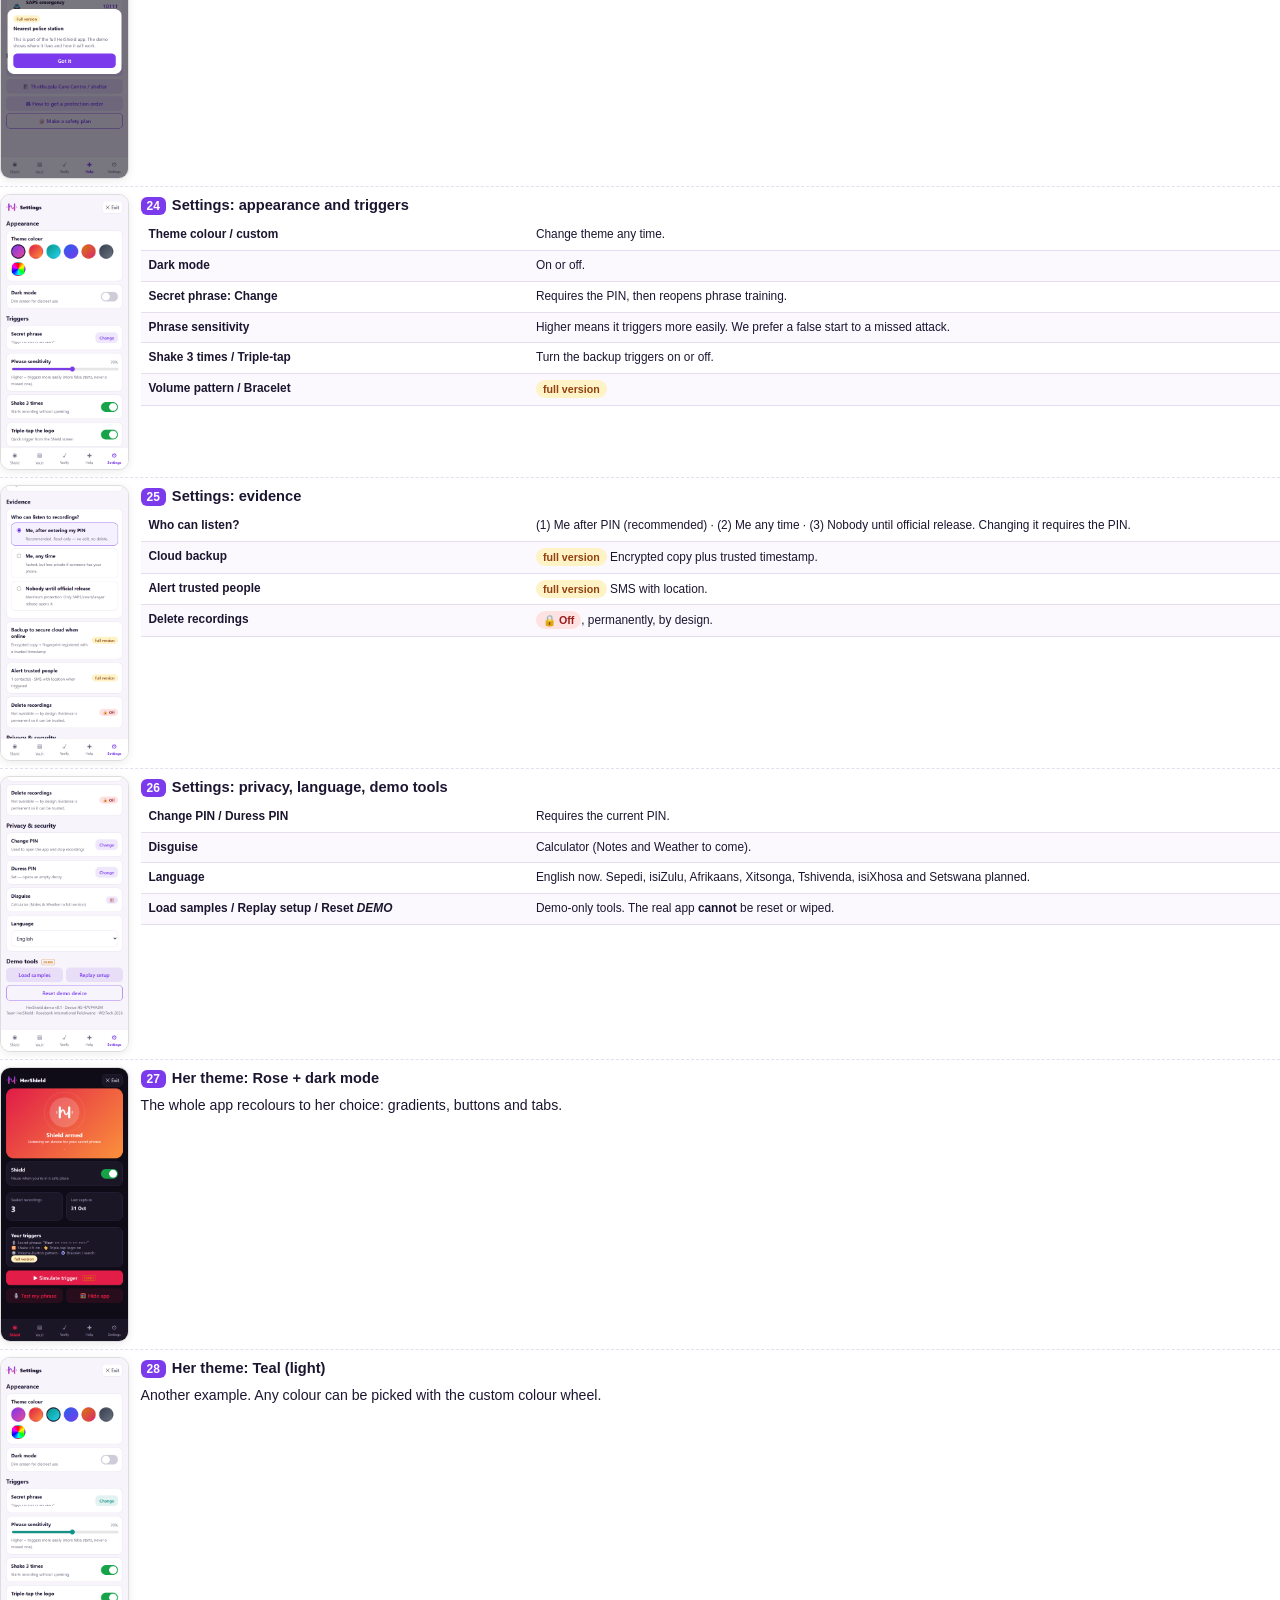
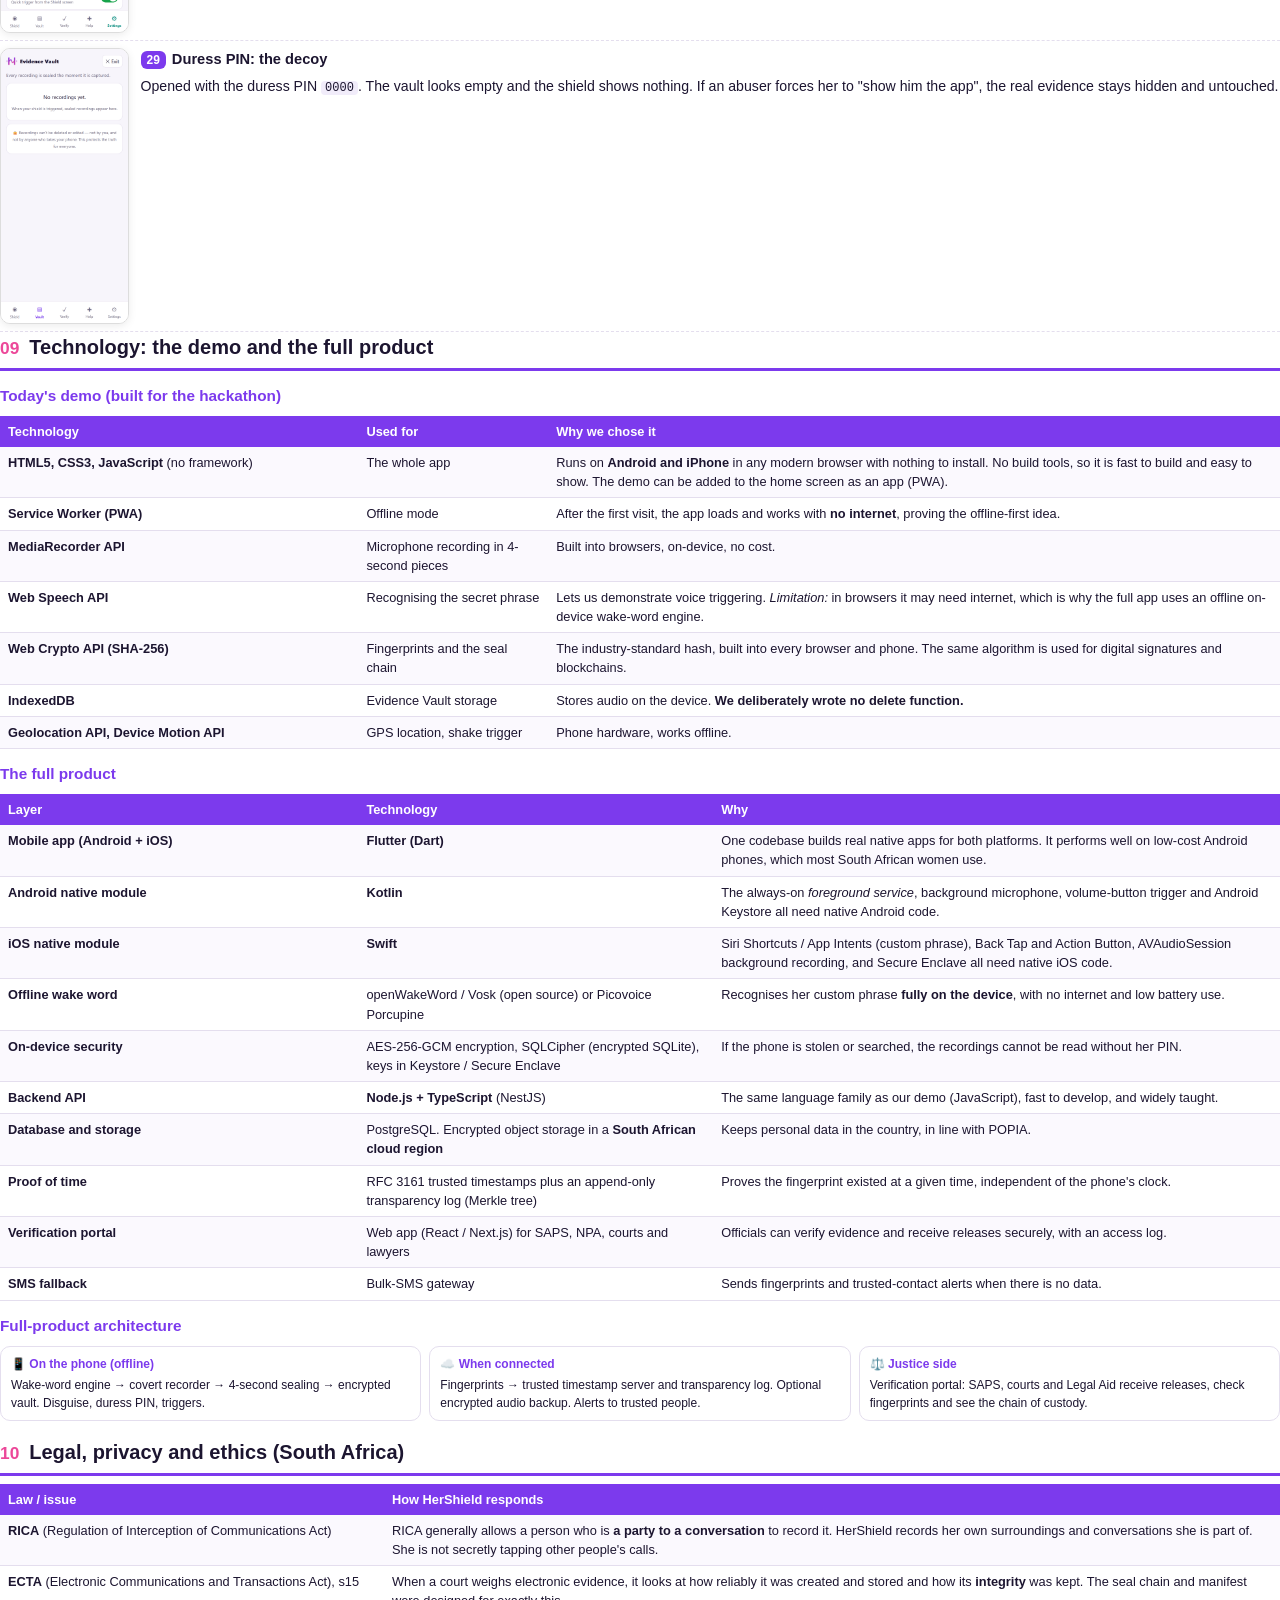
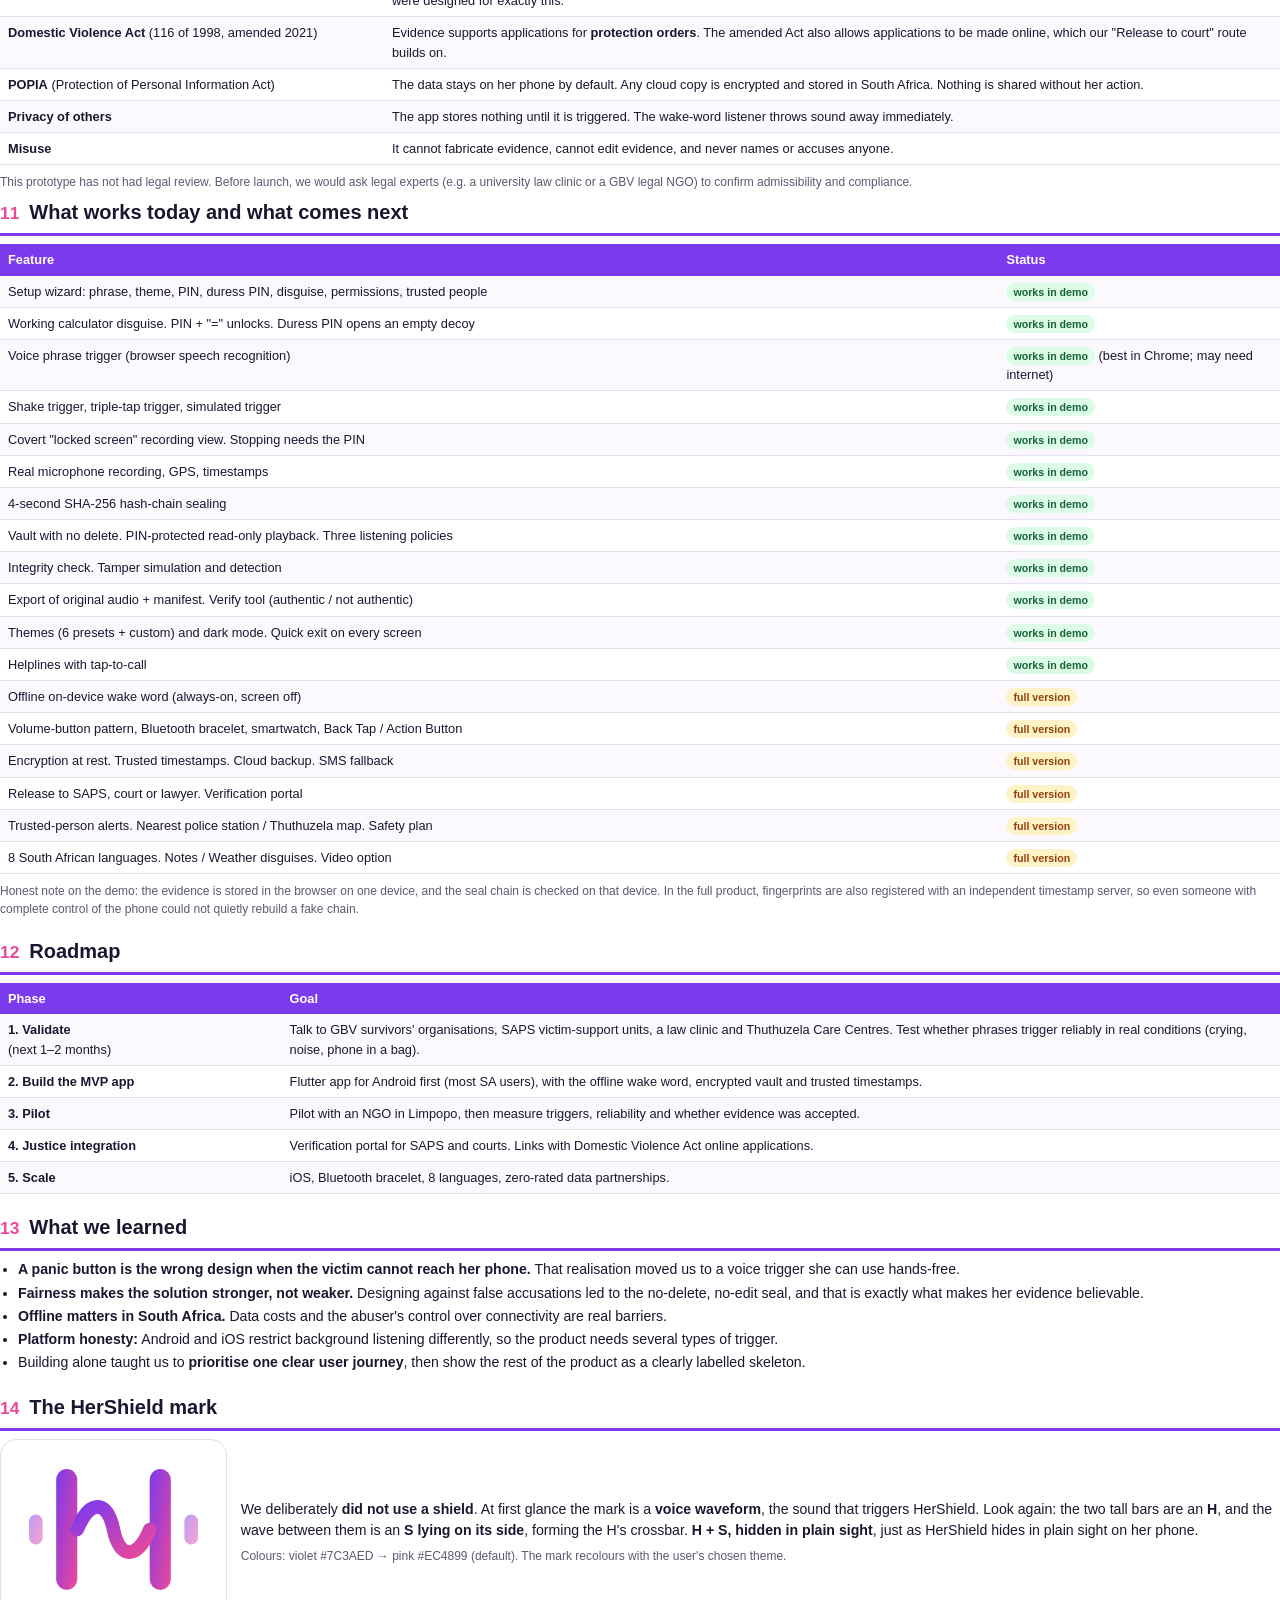
<file: report/HerShield_Report.html>
<!doctype html>
<html lang="en">
<head>
<meta charset="utf-8">
<title>HerShield: Concept and Demo Report</title>
<style>
  @page { size: A4; margin: 16mm 15mm 16mm 15mm; }
  :root { --a: #7C3AED; --b: #EC4899; --ink: #1C1530; --muted: #5F5873; --line: #E4DEEE; --soft: #F6F2FC; }
  * { box-sizing: border-box; }
  body { font-family: "Segoe UI", Arial, sans-serif; color: var(--ink); font-size: 10.6pt; line-height: 1.5; margin: 0; }
  h1 { font-size: 22pt; margin: 0 0 6px; color: var(--ink); }
  h2 { font-size: 15pt; margin: 0 0 8px; padding-bottom: 6px; border-bottom: 3px solid var(--a); display: flex; gap: 10px; align-items: baseline; }
  h2 .n { color: var(--b); font-size: 13pt; }
  h3 { font-size: 11.5pt; margin: 14px 0 4px; color: var(--a); break-after: avoid; page-break-after: avoid; }
  p { margin: 6px 0; }
  ul, ol { margin: 4px 0 8px 18px; padding: 0; }
  li { margin: 2px 0; }
  .page { page-break-before: always; }
  .muted { color: var(--muted); }
  .small { font-size: 9pt; }
  table { width: 100%; border-collapse: collapse; margin: 8px 0; font-size: 9.6pt; }
  th { background: var(--a); color: #fff; text-align: left; padding: 6px 8px; }
  td { border-bottom: 1px solid var(--line); padding: 6px 8px; vertical-align: top; }
  tr:nth-child(even) td { background: #FBF9FE; }
  .box { background: var(--soft); border-left: 4px solid var(--a); padding: 10px 12px; border-radius: 0 8px 8px 0; margin: 10px 0; page-break-inside: avoid; }
  .box.pink { border-color: var(--b); background: #FDF2F8; }
  .box.warn { border-color: #D97706; background: #FFFBEB; }
  .two { display: grid; grid-template-columns: 1fr 1fr; gap: 12px; }
  .tag { display: inline-block; font-size: 8pt; font-weight: 700; padding: 1px 7px; border-radius: 99px; }
  .tag.ok { background: #DCFCE7; color: #166534; } .tag.soon { background: #FEF3C7; color: #92400E; } .tag.no { background: #FEE2E2; color: #991B1B; }
  code { font-family: Consolas, monospace; font-size: 9pt; background: #F1ECFA; padding: 0 4px; border-radius: 4px; }

  /* Cover */
  .cover { height: 260mm; display: flex; flex-direction: column; justify-content: space-between; }
  .cover .band { background: linear-gradient(135deg, #2E1065, var(--a) 55%, var(--b)); color: #fff; border-radius: 18px; padding: 34px 30px; }
  .cover .band h1 { color: #fff; font-size: 40pt; letter-spacing: .5px; margin-top: 18px; }
  .cover .band .sub { font-size: 15pt; opacity: .95; }
  .cover .logo { background: #fff; width: 120px; height: 120px; border-radius: 28px; display: grid; place-items: center; }
  .cover .logo img { width: 96px; }
  .cover .meta td { border: 0; padding: 3px 0; background: none !important; }

  /* Flow */
  .flow { display: grid; grid-template-columns: repeat(6, 1fr); gap: 6px; margin: 10px 0; }
  .flow div { background: var(--soft); border: 1.5px solid var(--a); border-radius: 10px; padding: 8px 6px; text-align: center; font-size: 8.6pt; position: relative; }
  .flow div b { display: block; color: var(--a); font-size: 9.6pt; }
  .flow div:not(:last-child)::after { content: "➜"; position: absolute; right: -10px; top: 40%; color: var(--b); font-size: 11pt; }

  /* Chain diagram */
  .chain { display: flex; gap: 0; align-items: center; margin: 10px 0; }
  .chain .blk { flex: 1; border: 1.5px solid #16A34A; background: #F0FDF4; border-radius: 8px; padding: 6px; font-size: 8pt; }
  .chain .blk b { color: #166534; }
  .chain .arr { width: 22px; text-align: center; color: #16A34A; font-weight: 700; }
  .chain .blk.bad { border-color: #DC2626; background: #FEF2F2; } .chain .blk.bad b { color: #991B1B; }

  /* Screens */
  .scr { display: grid; grid-template-columns: 34mm 1fr; gap: 12px; padding: 7px 0; border-bottom: 1px dashed var(--line); page-break-inside: avoid; }
  .scr img { width: 34mm; border-radius: 10px; border: 1px solid #ddd; box-shadow: 0 2px 8px rgba(0,0,0,.08); }
  .scr h4 { margin: 0 0 4px; font-size: 11pt; }
  .scr .num { display: inline-block; background: var(--a); color: #fff; border-radius: 6px; padding: 0 6px; font-size: 9pt; margin-right: 6px; }
  .scr table { font-size: 8.9pt; margin: 4px 0; }
  .scr td:first-child { font-weight: 600; white-space: nowrap; width: 34%; }

  /* Architecture */
  .arch { display: grid; grid-template-columns: 1fr 1fr 1fr; gap: 8px; margin: 8px 0; }
  .arch > div { border: 1.5px solid var(--line); border-radius: 10px; padding: 8px 10px; font-size: 9pt; }
  .arch > div b { color: var(--a); display: block; margin-bottom: 3px; }
  .footer-note { font-size: 8.5pt; color: var(--muted); margin-top: 10px; }
</style>
</head>
<body>

<!-- ============ COVER ============ -->
<section class="cover">
  <div class="band">
    <div class="logo"><img src="../app/logo.svg" alt="HerShield logo"></div>
    <h1>HerShield</h1>
    <div class="sub">The black box for gender-based violence.<br><b>The truth, sealed, so it can't be ignored, edited or made up.</b></div>
  </div>
  <div>
    <p style="font-size:12.5pt;max-width:150mm">A voice-triggered evidence recorder. It works offline and seals each recording so nobody can change it. It protects the woman by capturing what happens to her. It is fair to the accused because it keeps only facts that cannot be changed, never anyone's version of events.</p>
    <table class="meta" style="width:auto;font-size:10.5pt;margin-top:14px">
      <tr><td class="muted" style="width:44mm">Event</td><td>Women Empowerment Through Technology Hackathon (WEtTech 2026)</td></tr>
      <tr><td class="muted">Organiser</td><td>Rosebank International, Faculty of ICT. Intercampus finale</td></tr>
      <tr><td class="muted">Team</td><td><b>HerShield</b> (team code 4.1), Polokwane campus. Presented by Elijah, third-year IT (Software Development)</td></tr>
      <tr><td class="muted">Date</td><td>31 October 2026</td></tr>
      <tr><td class="muted">Live demo</td><td><b>https://hershield-wheat.vercel.app</b> (open on any phone or computer)</td></tr>
      <tr><td class="muted">Document</td><td>Concept, design rationale and demo walkthrough (prototype v0.1)</td></tr>
    </table>
  </div>
  <div class="box small"><b>Status:</b> This is a <b>working prototype that shows the skeleton of the full product</b>. Features marked <span class="tag ok">works in demo</span> run today. Features marked <span class="tag soon">full version</span> have their screen and place in the app, but are not built yet. Section 13 lists exactly which is which.</div>
</section>

<!-- ============ 1. SUMMARY ============ -->
<section class="page">
  <h2><span class="n">01</span> Summary</h2>
  <p>South Africa has a gender-based violence (GBV) crisis, and it also has a <b>trust crisis</b>. Many women who report abuse are not believed, because what happened behind closed doors comes down to <i>her word against his</i>. At the same time, in a climate of anger, an accusation is sometimes believed without proof, which is unfair to an innocent person. <b>Both problems have the same cause: there is no trustworthy evidence.</b></p>
  <p><b>HerShield</b> fixes the evidence. It works like the black box on an aeroplane or a dashcam in a car: it does not take sides, it records what happens. A woman sets her own secret everyday phrase, for example <i>"Have you seen my red scarf?"</i>. When she says it, her phone starts recording in secret. She does not need to touch, unlock or even reach the phone. Every few seconds the audio, time and GPS location get a cryptographic fingerprint, and each fingerprint is linked to the one before it. <b>Nobody can delete, edit or trim a recording, not the abuser and not the woman herself.</b> A police officer, lawyer or court can later check that the recording is authentic.</p>
  <div class="two">
    <div class="box"><b>For her:</b> She can capture evidence without touching her phone, even while it is in a bag or across the room. The evidence survives if he grabs or searches the phone, because it cannot be deleted and the app hides behind a calculator.</div>
    <div class="box pink"><b>For justice:</b> The evidence cannot be fabricated or edited. HerShield never accuses anyone. It only preserves facts, and the same facts can clear someone who is falsely accused.</div>
  </div>
  <h3>Why this is new</h3>
  <p>Most GBV apps are <b>panic buttons</b>. They alert someone, and when the moment passes, nothing is left that a court can use. HerShield focuses on what happens afterwards: <b>evidence that people believe because it cannot be tampered with.</b> It also works <b>without data or signal</b>, which matters for women in rural areas and women who cannot afford data.</p>
</section>

<!-- ============ 2. CHALLENGE ============ -->
<section>
  <h2 style="margin-top:18px"><span class="n">02</span> The challenge</h2>
  <h3>What problem are we solving, and who has it?</h3>
  <ul>
    <li><b>Women experiencing domestic violence, kidnapping, harassment or intimidation</b>, often in private, with no witnesses.</li>
    <li>When she reports it, the case often depends on <b>her word against his</b>. Without evidence, cases are withdrawn, protection orders are hard to get, and many women stop reporting.</li>
    <li><b>She cannot use her phone during the attack.</b> Panic apps assume she can unlock her phone and press a button while being attacked. Usually she cannot.</li>
    <li>When evidence does exist (photos, voice notes, messages), <b>the abuser often deletes it</b> by taking or searching her phone. A defence lawyer can also claim it was <b>edited</b>.</li>
    <li><b>The other side of the problem:</b> because the issue is so sensitive, a false or exaggerated accusation can destroy an innocent person. A fair system needs evidence that cannot be invented.</li>
  </ul>
  <div class="box warn"><b>Our key insight:</b> The country does not need another way to <i>accuse</i>. It needs a way to <b>prove</b>. If the evidence is trustworthy, a woman who tells the truth gets believed, and a false claim cannot be backed up with fake evidence.</div>
</section>

<!-- ============ 3/4. HOW IT WORKS ============ -->
<section class="page">
  <h2><span class="n">03</span> How HerShield works</h2>
  <div class="flow">
    <div><b>1. Set up</b>Choose a secret phrase, PIN, theme and disguise</div>
    <div><b>2. Armed</b>The phone listens on-device for her phrase only</div>
    <div><b>3. Triggered</b>Phrase, shake or tap. No unlocking needed</div>
    <div><b>4. Covert capture</b>Audio, time and GPS. Screen looks locked</div>
    <div><b>5. Sealed</b>Each 4-second piece is fingerprinted and chained</div>
    <div><b>6. Verified</b>Police or court checks the file is authentic</div>
  </div>

  <h3>Step 1: Set up, once, when the app is installed</h3>
  <p>She chooses her own <b>secret phrase</b>. It works like "Hey Siri", but it is a normal sentence that nobody would recognise as a trigger. She says it three times so the phone learns her voice. She also sets a <b>PIN</b>, an optional <b>duress PIN</b>, her <b>theme colours</b>, the app's <b>disguise</b> (a working calculator), and optional <b>trusted people</b>.</p>

  <h3>Step 2: Armed, listening only for the phrase</h3>
  <p>The phone runs a small <b>wake-word detector on the device</b>, the same kind of technology behind "Hey Siri" and "OK Google". While waiting, it does not record, store or send anything. It only checks each moment of sound for her phrase and then throws the sound away. That keeps her and the people around her private.</p>

  <h3>Step 3: Triggered, without touching the phone</h3>
  <p>She says her phrase during an argument, an assault, a kidnapping, or whenever she feels unsafe. <b>The man has no idea a recording has started</b>, because she said something ordinary. Backup triggers cover situations where she cannot speak: <b>shaking the phone three times</b>, <b>triple-tapping the logo</b>, and in the full version a <b>volume-button pattern</b> or a <b>Bluetooth bracelet or smartwatch button</b>.</p>

  <h3>Step 4: Covert capture</h3>
  <p>The screen shows a black "locked" clock face, or the calculator. Nothing on it says "recording". The microphone records audio, and the app stores the <b>GPS location</b> and <b>time</b>. All of this uses hardware already in the phone, so <b>no data, airtime or signal is needed</b>. To stop recording, she has to enter her PIN, so he cannot stop it.</p>

  <h3>Step 5: Sealed, so nobody can change it</h3>
  <p>The recording is cut into <b>4-second pieces</b>. As soon as each piece is saved, HerShield calculates a <b>SHA-256 fingerprint</b> of it. That is a 64-character code that changes completely if even one bit of the audio changes. Each piece's seal includes the <i>previous</i> piece's seal, which forms a <b>chain</b>, the same idea used in blockchains:</p>
  <div class="chain">
    <div class="blk"><b>Piece #0</b><br>audio + time + GPS<br>seal <code>40ae…b9e6</code></div><div class="arr">⛓</div>
    <div class="blk"><b>Piece #1</b><br>+ seal of #0<br>seal <code>4371…bec5</code></div><div class="arr">⛓</div>
    <div class="blk"><b>Piece #2</b><br>+ seal of #1<br>seal <code>f970…d513</code></div><div class="arr">⛓</div>
    <div class="blk"><b>Piece #3</b><br>+ seal of #2<br>seal <code>22a5…4629</code></div>
  </div>
  <p>If someone removes even one second from piece #1, its fingerprint no longer matches, and every seal after it breaks too. The tampering is <b>immediately visible</b>. Because the pieces are sealed while she is still recording, at most the last 4 seconds are ever unsealed.</p>

  <h3>Step 6: Vault and verification</h3>
  <p>Sealed recordings go into the <b>Evidence Vault</b>. The vault has <b>no delete button and no edit tool</b>. When she is ready, she can <b>export</b> the original audio plus a <b>manifest</b>, a file listing every fingerprint, and release it to SAPS, a court or her lawyer. Anyone can use the <b>Verify</b> tool to check that a file is byte-for-byte identical to the sealed original.</p>
</section>

<!-- ============ 5. WHY ============ -->
<section class="page">
  <h2><span class="n">04</span> Why it works this way: design decisions</h2>
  <table>
    <tr><th style="width:30%">Decision</th><th>Why</th></tr>
    <tr><td><b>A voice phrase that she chooses</b></td><td>During an assault she often cannot reach, unlock or look at her phone. Speaking is the one thing she can still do. A phrase she picks herself is unique to her, so an abuser cannot learn "the HerShield word" from the internet.</td></tr>
    <tr><td><b>An ordinary sentence, not a command</b></td><td>"Hey HerShield, record" would warn him and put her in danger. A sentence like "Did mama call today?" gives nothing away.</td></tr>
    <tr><td><b>Backup triggers (shake, tap, button, bracelet)</b></td><td>She might be gagged, or too afraid to speak. Every situation needs at least one way to trigger recording.</td></tr>
    <tr><td><b>Offline-first</b></td><td>Many women have no data, or are in places with no signal. Abusers also often control the Wi-Fi or airtime. Microphone, clock, GPS and storage all work with no connection.</td></tr>
    <tr><td><b>Audio first, not video</b></td><td>Audio works from a pocket or bag and in the dark. Files are small enough to fit on cheap phones. Video is planned as an option.</td></tr>
    <tr><td><b>4-second sealed pieces</b></td><td>If the phone is smashed in the middle of an incident, everything up to the last 4 seconds is already sealed and safe.</td></tr>
    <tr><td><b>No delete, no edit, by anyone</b></td><td>If <i>he</i> could delete it, the evidence would disappear. If <i>she</i> could edit or delete it, defence lawyers could argue the evidence was selected or doctored. Permanent, untouched evidence is what makes it credible.</td></tr>
    <tr><td><b>She can choose who listens</b></td><td>Three options: <b>(1) she can listen after entering her PIN</b> (recommended, read-only), <b>(2) she can listen any time</b>, or <b>(3) fully sealed until an official release</b>, for the highest-risk users. Hearing a recording again can be traumatic, and being forced to play it to an abuser is dangerous, so she decides.</td></tr>
    <tr><td><b>A disguise and a duress PIN</b></td><td>If he searches her phone, he sees a calculator. If he forces her to unlock it, the duress PIN opens an <b>empty decoy</b>, and the real evidence stays hidden and safe.</td></tr>
    <tr><td><b>Her choice of theme and colours</b></td><td>It is her tool and it should feel like hers. Personal ownership increases daily use. Dark mode also helps her use it discreetly at night.</td></tr>
    <tr><td><b>Stopping a recording needs the PIN</b></td><td>An abuser who finds the phone cannot end the recording.</td></tr>
    <tr><td><b>HerShield never labels anyone</b></td><td>The app records events. It does not make accusations or decide guilt. Only courts decide guilt. That keeps it fair, and legally and ethically safe.</td></tr>
  </table>
</section>

<!-- ============ 6. BOTH SIDES ============ -->
<section>
  <h2 style="margin-top:16px"><span class="n">05</span> Protecting the truth on both sides</h2>
  <p>We designed HerShield around a hard question: <b>"What if a woman lies?"</b> Our answer is that HerShield does not take her word for anything. It does not store her version of events. It stores raw recordings that cannot be altered.</p>
  <div class="two">
    <div class="box"><b>What HerShield proves</b><ul><li>This recording is genuine and unedited</li><li>When it was captured, and where (GPS)</li><li>Which device captured it</li><li>That nothing was cut out or added</li></ul></div>
    <div class="box pink"><b>What HerShield does NOT do</b><ul><li>It does not decide who is guilty. Courts do that</li><li>It does not store written accusations or "reports"</li><li>It does not publish, name or shame anyone</li><li>It cannot turn an edited or faked file into "evidence"</li></ul></div>
  </div>
  <p><b>Fairness built in:</b> the recording is complete, so if it shows something different from what is claimed, <b>it supports the accused</b>. A woman cannot pick out a convenient 10 seconds, because the whole session is sealed. A file from another app, or an edited clip, fails verification. A truthful woman is believed, and an innocent man is protected from fake evidence.</p>
  <p class="muted small"><b>Known limit (we say this openly):</b> no technology can stop someone staging a fake scene in real life. But a staged recording is still a complete, timestamped, location-tagged, unedited recording, and a court can examine it like any other evidence. HerShield raises the bar for false claims. It does not replace investigation.</p>
</section>

<!-- ============ 7. OFFLINE & COST ============ -->
<section class="page">
  <h2><span class="n">06</span> Offline use and cost</h2>
  <p><b>Our question was: "Will this cost the user money?"</b> The core of HerShield costs her <b>nothing to use</b>, because it only uses hardware she already has:</p>
  <table>
    <tr><th>Part</th><th>Uses</th><th>Needs data or signal?</th><th>Cost to user</th></tr>
    <tr><td>Listening for the phrase</td><td>On-device wake-word engine</td><td>No</td><td>Free</td></tr>
    <tr><td>Recording audio</td><td>Phone microphone (with permission)</td><td>No</td><td>Free</td></tr>
    <tr><td>Date and time</td><td>Phone clock (full version: GPS time as well)</td><td>No</td><td>Free</td></tr>
    <tr><td>Location</td><td>GPS chip (works without data)</td><td>No</td><td>Free</td></tr>
    <tr><td>Sealing (fingerprints)</td><td>Phone processor (SHA-256)</td><td>No</td><td>Free</td></tr>
    <tr><td>Storage</td><td>Phone storage. About 1 MB per minute of compressed audio</td><td>No</td><td>Free</td></tr>
    <tr><td>Cloud backup <span class="tag soon">full version</span></td><td>Encrypted upload when she gets Wi-Fi or data</td><td>Yes, optional</td><td>Small data use, ideally zero-rated</td></tr>
    <tr><td>Alert to trusted people <span class="tag soon">full version</span></td><td>SMS with location</td><td>Signal</td><td>Covered by the service, not by her</td></tr>
  </table>
  <h3>How we make offline evidence even stronger</h3>
  <p>A phone's own clock can be changed by the user. So in the full version, as soon as the phone finds <b>any</b> connection, it sends <b>only the fingerprints</b> (a few bytes, never the audio) to a <b>trusted timestamp server</b>. This proves the recording existed <i>at that time</i> and has not been changed since. If there is no data at all, the fingerprint can be sent as <b>one short SMS</b> to the HerShield service. The phone also stores GPS satellite time, which the user cannot change.</p>
  <h3>Running costs for us, the service</h3>
  <ul>
    <li><b>Wake-word engine:</b> open-source options (e.g. openWakeWord, Vosk) cost nothing, and commercial engines (e.g. Picovoice Porcupine) charge licence fees. We would start open source.</li>
    <li><b>Cloud storage and timestamping:</b> cheap per user. Most users would only back up fingerprints, not audio.</li>
    <li><b>Funding model:</b> free to every woman, always. We would look for funding from GBV NGOs, government (e.g. the Department of Women, Youth and Persons with Disabilities), CSI programmes, and partnerships with mobile networks for zero-rated data.</li>
  </ul>
</section>

<!-- ============ 8. PLATFORMS ============ -->
<section>
  <h2 style="margin-top:16px"><span class="n">07</span> Android and iOS: what each one allows</h2>
  <p>HerShield must work on both. The two systems have different rules, and we designed around them honestly:</p>
  <table>
    <tr><th style="width:22%"></th><th>Android</th><th>iPhone (iOS)</th></tr>
    <tr><td><b>Always-on phrase listening</b></td><td>Yes, through a <i>foreground service</i> with microphone access. Android requires a small notification while it runs. We keep it neutral (e.g. "Calculator is running").</td><td>Restricted. Apple lets only Siri listen all the time. The app listens while it is open or in active background audio mode. Our main route on iPhone is a <b>Siri Shortcut / App Intent</b> with her own custom phrase.</td></tr>
    <tr><td><b>No-voice triggers</b></td><td>Volume-button pattern, shake, Bluetooth bracelet, smartwatch (Wear OS)</td><td><b>Back Tap</b> (double or triple tap on the back of the phone), the <b>Action Button</b> (newer iPhones), Apple Watch, Bluetooth bracelet</td></tr>
    <tr><td><b>Recording with the screen off</b></td><td>Yes, in the foreground service</td><td>Yes, once recording has started</td></tr>
    <tr><td><b>Microphone indicator</b></td><td>A small green dot appears (Android 12+)</td><td>A small orange dot appears</td></tr>
    <tr><td><b>Secure key storage</b></td><td>Android Keystore</td><td>Secure Enclave / Keychain</td></tr>
  </table>
  <p class="muted small">Being honest about these limits is part of our design. We do not promise what the phone systems will not allow. Instead, the full version adds a <b>low-cost Bluetooth panic bracelet</b>, which works the same on every phone. It also matters for women who cannot keep the phone on their body.</p>
</section>

<!-- ============ 9. DEMO WALKTHROUGH ============ -->
<section class="page">
  <h2><span class="n">08</span> Demo walkthrough: every screen and button</h2>
  <p>These screenshots are from the working demo (PIN <code>1234</code>, duress PIN <code>0000</code>, phrase <i>"Have you seen my red scarf"</i>). Buttons marked <span class="tag" style="background:#FFF7ED;color:#C2410C">DEMO</span> exist only so the judges can see what happens behind the scenes. They are not in the real app.</p>

  <h3>A. First-time setup (7 steps)</h3>
  <div class="scr"><img src="screens/01-onboard-1-welcome.png"><div><h4><span class="num">1</span>Welcome</h4><p>Introduces the three promises: it starts with your voice, it is sealed the moment it is captured, and it records facts, not accusations.</p><table><tr><td>Set up my shield</td><td>Starts the setup wizard.</td></tr></table></div></div>
  <div class="scr"><img src="screens/02-onboard-2-how-it-works.png"><div><h4><span class="num">2</span>How your shield works</h4><p>Explains the five stages (Armed, Triggered, Sealed, Protected, Verified) in plain language before she gives any permissions, so she knows exactly what she is agreeing to.</p><table><tr><td>Continue</td><td>Next step.</td></tr></table></div></div>
  <div class="scr"><img src="screens/03-onboard-3-secret-phrase.png"><div><h4><span class="num">3</span>Your secret phrase</h4><p>She types her own trigger sentence. Tips help her choose a good one.</p><table><tr><td>Phrase box</td><td>Her private trigger (at least 3 words).</td></tr><tr><td>🎙️ Say phrase now</td><td>Listens and checks it heard the phrase correctly. Counts to 3/3 to "train" her voice.</td></tr><tr><td>Continue</td><td>Saves the phrase on the phone only.</td></tr></table></div></div>
  <div class="scr"><img src="screens/04-onboard-4-theme.png"><div><h4><span class="num">4</span>Make it yours</h4><p>Personal theme. Changes apply immediately to the live preview.</p><table><tr><td>Colour circles</td><td>6 preset themes (Violet, Rose, Teal, Ocean, Amber, Graphite).</td></tr><tr><td>Rainbow circle</td><td>Any custom colour.</td></tr><tr><td>Dark mode switch</td><td>Dark theme for discreet use at night.</td></tr></table></div></div>
  <div class="scr"><img src="screens/05-onboard-5-pin-disguise.png"><div><h4><span class="num">5</span>Lock and disguise</h4><table><tr><td>PIN</td><td>4–8 digits. Opens the app (typed into the calculator) and is needed to stop a recording.</td></tr><tr><td>Duress PIN</td><td>Optional. Opens an <b>empty decoy</b> if she is forced to unlock the app.</td></tr><tr><td>Disguise as</td><td>Calculator (works now). Notes and Weather <span class="tag soon">full version</span>.</td></tr></table></div></div>
  <div class="scr"><img src="screens/06-onboard-6-permissions.png"><div><h4><span class="num">6</span>Permissions</h4><p>Each permission is explained. All of them work without data.</p><table><tr><td>Allow (Microphone)</td><td>Asks the phone for microphone access.</td></tr><tr><td>Allow (Location)</td><td>Asks for GPS access.</td></tr><tr><td>Allow (Background)</td><td>Keeps the shield armed with the screen off (full version: foreground service).</td></tr><tr><td>Allow (Notifications)</td><td>Silent notifications only.</td></tr></table></div></div>
  <div class="scr"><img src="screens/07-onboard-7-trusted-people.png"><div><h4><span class="num">7</span>Trusted people</h4><table><tr><td>+ Add trusted person</td><td>Saves a name and number. Full version: they get an SMS with her location when the shield triggers.</td></tr><tr><td>Finish: arm my shield</td><td>Completes setup and arms the shield.</td></tr></table></div></div>

  <h3>B. Everyday use</h3>
  <div class="scr"><img src="screens/09-disguise-calculator-pin-typed.png"><div><h4><span class="num">8</span>The disguise: a real calculator</h4><p>This is what anyone sees when they open the app. It does real maths.</p><table><tr><td>Type PIN, then "="</td><td>Opens HerShield (here 1234 =).</td></tr><tr><td>Type duress PIN, then "="</td><td>Opens the empty decoy.</td></tr><tr><td>Any other sum</td><td>Works as a normal calculator.</td></tr></table></div></div>
  <div class="scr"><img src="screens/08-home-armed.png"><div><h4><span class="num">9</span>Shield (home)</h4><table><tr><td>Pulsing logo</td><td>Shows the shield is armed and listening. <b>Triple-tap</b> it to trigger recording.</td></tr><tr><td>Shield switch</td><td>Pause it in a safe place (e.g. church, work).</td></tr><tr><td>Your triggers</td><td>Shows active triggers. The phrase is partly hidden.</td></tr><tr><td>▶ Simulate trigger <i>DEMO</i></td><td>Starts recording exactly as if the phrase had been heard.</td></tr><tr><td>🎙️ Test my phrase</td><td>Checks the phone recognises her phrase, without recording.</td></tr><tr><td>🧮 Hide app</td><td>Goes straight back to the calculator.</td></tr><tr><td>✕ Exit (top right)</td><td><b>Quick exit</b>, available on every screen. Jumps to the calculator immediately.</td></tr><tr><td>Bottom tabs</td><td>Shield · Vault · Verify · Help · Settings.</td></tr></table></div></div>

  <h3>C. When the shield is triggered</h3>
  <div class="scr"><img src="screens/10-recording-covert-screen.png"><div><h4><span class="num">10</span>Covert recording</h4><p>The screen looks like a locked phone showing only the clock. <b>Nothing says "recording".</b> Audio, time and GPS are being captured and sealed every 4 seconds.</p><table><tr><td>Tap the clock 5 times</td><td>Shows the hidden live evidence view (for her, or for the demo).</td></tr></table></div></div>
  <div class="scr"><img src="screens/11-recording-live-evidence-view.png"><div><h4><span class="num">11</span>Live evidence view</h4><p>Shows recording time, trigger, GPS position, and each piece's seal as it is created (#0, #1, #2…). Each one is sealed within seconds.</p><table><tr><td>■ Stop (PIN required)</td><td>Opens the PIN prompt. Without the PIN, recording cannot be stopped.</td></tr></table></div></div>
  <div class="scr"><img src="screens/12-recording-stop-pin.png"><div><h4><span class="num">12</span>Stop needs the PIN</h4><table><tr><td>Confirm</td><td>With the correct PIN: stops, finalises the file fingerprint and saves it to the Vault.</td></tr><tr><td>Cancel</td><td>Keeps recording.</td></tr><tr><td>Wrong PIN</td><td>"Incorrect PIN". Recording continues.</td></tr></table></div></div>

  <h3>D. Evidence Vault</h3>
  <div class="scr"><img src="screens/16-vault-list.png"><div><h4><span class="num">13</span>Vault</h4><p>All sealed recordings with date, time, length, number of pieces, trigger type, GPS and fingerprint. <b>There is no delete option anywhere.</b></p><table><tr><td>Tap a recording</td><td>Opens its evidence record.</td></tr><tr><td>Load sample evidence <i>DEMO</i></td><td>Adds sample recordings for the demo (only shown when the vault is empty).</td></tr></table></div></div>
  <div class="scr"><img src="screens/13-session-sealed-record.png"><div><h4><span class="num">14</span>Evidence record</h4><p>The full record: ID, start time, duration, trigger, location, device ID and the file's SHA-256 fingerprint.</p><table><tr><td>← Vault</td><td>Back to the list.</td></tr><tr><td>🔑 Unlock with PIN to listen</td><td>Plays the recording after the PIN, if her listening setting allows it.</td></tr><tr><td>Check seal integrity</td><td>Recalculates every fingerprint and checks the whole chain.</td></tr></table></div></div>
  <div class="scr"><img src="screens/14-session-playback-and-integrity-ok.png"><div><h4><span class="num">15</span>Playback and chain of custody</h4><p>Read-only audio player (no trim, no edit). After <b>Check seal integrity</b>, every piece shows green: <b>"✓ All pieces intact"</b>. Each piece shows its audio fingerprint, the seal it links to, and its own seal.</p><table><tr><td>⬇ Export package</td><td>Downloads the original audio plus a manifest (.json) of all fingerprints, for SAPS, a lawyer or a court.</td></tr></table></div></div>
  <div class="scr"><img src="screens/15-session-release-options.png"><div><h4><span class="num">16</span>Release to…</h4><p>Full-version release routes: SAPS case number, magistrate's court (protection order), lawyer / Legal Aid, Thuthuzela Care Centre, trusted person. Each release would use a secure, logged, verifiable link.</p><table><tr><td>Close</td><td>Back to the record.</td></tr></table></div></div>
  <div class="scr"><img src="screens/20-session-simulate-tamper.png"><div><h4><span class="num">17</span>Simulate tampering <i>DEMO</i></h4><p>Shows the judges what happens if someone edits the evidence. It changes <b>one single byte</b> of one piece, like cutting out a word.</p><table><tr><td>Tamper</td><td>Makes the change.</td></tr><tr><td>Cancel</td><td>Leaves the evidence untouched.</td></tr></table></div></div>
  <div class="scr"><img src="screens/21-session-tamper-detected.png"><div><h4><span class="num">18</span>Tampering detected</h4><p>After <b>Check seal integrity</b>: <b>"✕ Seal broken: tampering detected"</b>. The edited piece and every piece after it turn red, because each seal depends on the one before. One changed byte breaks the chain.</p></div></div>

  <h3>E. Verify (for police, courts and lawyers)</h3>
  <div class="scr"><img src="screens/17-verify-screen.png"><div><h4><span class="num">19</span>Verify evidence</h4><table><tr><td>🎧 Choose audio file</td><td>Selects any audio file to check.</td></tr><tr><td>📄 Add manifest</td><td>Optional. Compares against the exported manifest.</td></tr><tr><td>Verify</td><td>Calculates the file's SHA-256 and compares it to the sealed records.</td></tr><tr><td>✓ Check original <i>DEMO</i></td><td>Verifies the latest real recording.</td></tr><tr><td>✂ Check edited copy <i>DEMO</i></td><td>Removes 1 second from the recording and verifies the edited copy.</td></tr><tr><td>⬇ Download an edited copy</td><td>Saves an edited file so judges can test it themselves.</td></tr></table></div></div>
  <div class="scr"><img src="screens/18-verify-authentic.png"><div><h4><span class="num">20</span>Result: AUTHENTIC</h4><p>The file is byte-for-byte identical to the sealed original. The result shows both fingerprints, the record ID, time and GPS. It also states: <i>"HerShield does not judge what is said in the recording. It only proves the recording is genuine."</i></p></div></div>
  <div class="scr"><img src="screens/19-verify-not-authentic.png"><div><h4><span class="num">21</span>Result: NOT AUTHENTIC</h4><p>The edited copy (1 second removed) has a completely different fingerprint. <i>"A fabricated or edited recording can never pass this check. This protects people from false evidence too."</i></p></div></div>

  <h3>F. Help, settings and protection features</h3>
  <div class="scr"><img src="screens/22-help.png"><div><h4><span class="num">22</span>Get help now</h4><table><tr><td>GBV Command Centre</td><td>Calls 0800 428 428 (24/7, free).</td></tr><tr><td>GBV "Please call me"</td><td>Dials *120*7867# (works without airtime).</td></tr><tr><td>SAPS emergency</td><td>Calls 10111.</td></tr><tr><td>Childline</td><td>Calls 116.</td></tr><tr><td>Nearest police / Thuthuzela / protection-order guide / safety plan</td><td><span class="tag soon">full version</span>. Opens an explanation popup (next screen).</td></tr></table></div></div>
  <div class="scr"><img src="screens/23-help-full-version-popup.png"><div><h4><span class="num">23</span>"Full version" popup</h4><p>Every planned feature has its place in the app. Tapping it explains that the feature belongs to the full version. This shows the full skeleton without pretending it is finished.</p><table><tr><td>Got it</td><td>Closes the popup.</td></tr></table></div></div>
  <div class="scr"><img src="screens/24-settings-appearance-triggers.png"><div><h4><span class="num">24</span>Settings: appearance and triggers</h4><table><tr><td>Theme colour / custom</td><td>Change theme any time.</td></tr><tr><td>Dark mode</td><td>On or off.</td></tr><tr><td>Secret phrase: Change</td><td>Requires the PIN, then reopens phrase training.</td></tr><tr><td>Phrase sensitivity</td><td>Higher means it triggers more easily. We prefer a false start to a missed attack.</td></tr><tr><td>Shake 3 times / Triple-tap</td><td>Turn the backup triggers on or off.</td></tr><tr><td>Volume pattern / Bracelet</td><td><span class="tag soon">full version</span></td></tr></table></div></div>
  <div class="scr"><img src="screens/25-settings-evidence.png"><div><h4><span class="num">25</span>Settings: evidence</h4><table><tr><td>Who can listen?</td><td>(1) Me after PIN (recommended) · (2) Me any time · (3) Nobody until official release. Changing it requires the PIN.</td></tr><tr><td>Cloud backup</td><td><span class="tag soon">full version</span> Encrypted copy plus trusted timestamp.</td></tr><tr><td>Alert trusted people</td><td><span class="tag soon">full version</span> SMS with location.</td></tr><tr><td>Delete recordings</td><td><span class="tag no">🔒 Off</span>, permanently, by design.</td></tr></table></div></div>
  <div class="scr"><img src="screens/26-settings-privacy-demo.png"><div><h4><span class="num">26</span>Settings: privacy, language, demo tools</h4><table><tr><td>Change PIN / Duress PIN</td><td>Requires the current PIN.</td></tr><tr><td>Disguise</td><td>Calculator (Notes and Weather to come).</td></tr><tr><td>Language</td><td>English now. Sepedi, isiZulu, Afrikaans, Xitsonga, Tshivenda, isiXhosa and Setswana planned.</td></tr><tr><td>Load samples / Replay setup / Reset <i>DEMO</i></td><td>Demo-only tools. The real app <b>cannot</b> be reset or wiped.</td></tr></table></div></div>
  <div class="scr"><img src="screens/27-home-rose-dark-theme.png"><div><h4><span class="num">27</span>Her theme: Rose + dark mode</h4><p>The whole app recolours to her choice: gradients, buttons and tabs.</p></div></div>
  <div class="scr"><img src="screens/28-settings-teal-theme.png"><div><h4><span class="num">28</span>Her theme: Teal (light)</h4><p>Another example. Any colour can be picked with the custom colour wheel.</p></div></div>
  <div class="scr"><img src="screens/29-duress-decoy-empty-vault.png"><div><h4><span class="num">29</span>Duress PIN: the decoy</h4><p>Opened with the duress PIN <code>0000</code>. The vault looks empty and the shield shows nothing. If an abuser forces her to "show him the app", the real evidence stays hidden and untouched.</p></div></div>
</section>

<!-- ============ 10. TECH ============ -->
<section class="page">
  <h2><span class="n">09</span> Technology: the demo and the full product</h2>
  <h3>Today's demo (built for the hackathon)</h3>
  <table>
    <tr><th style="width:28%">Technology</th><th>Used for</th><th>Why we chose it</th></tr>
    <tr><td><b>HTML5, CSS3, JavaScript</b> (no framework)</td><td>The whole app</td><td>Runs on <b>Android and iPhone</b> in any modern browser with nothing to install. No build tools, so it is fast to build and easy to show. The demo can be added to the home screen as an app (PWA).</td></tr>
    <tr><td><b>Service Worker (PWA)</b></td><td>Offline mode</td><td>After the first visit, the app loads and works with <b>no internet</b>, proving the offline-first idea.</td></tr>
    <tr><td><b>MediaRecorder API</b></td><td>Microphone recording in 4-second pieces</td><td>Built into browsers, on-device, no cost.</td></tr>
    <tr><td><b>Web Speech API</b></td><td>Recognising the secret phrase</td><td>Lets us demonstrate voice triggering. <i>Limitation:</i> in browsers it may need internet, which is why the full app uses an offline on-device wake-word engine.</td></tr>
    <tr><td><b>Web Crypto API (SHA-256)</b></td><td>Fingerprints and the seal chain</td><td>The industry-standard hash, built into every browser and phone. The same algorithm is used for digital signatures and blockchains.</td></tr>
    <tr><td><b>IndexedDB</b></td><td>Evidence Vault storage</td><td>Stores audio on the device. <b>We deliberately wrote no delete function.</b></td></tr>
    <tr><td><b>Geolocation API, Device Motion API</b></td><td>GPS location, shake trigger</td><td>Phone hardware, works offline.</td></tr>
  </table>

  <h3>The full product</h3>
  <table>
    <tr><th style="width:28%">Layer</th><th>Technology</th><th>Why</th></tr>
    <tr><td><b>Mobile app (Android + iOS)</b></td><td><b>Flutter (Dart)</b></td><td>One codebase builds real native apps for both platforms. It performs well on low-cost Android phones, which most South African women use.</td></tr>
    <tr><td><b>Android native module</b></td><td><b>Kotlin</b></td><td>The always-on <i>foreground service</i>, background microphone, volume-button trigger and Android Keystore all need native Android code.</td></tr>
    <tr><td><b>iOS native module</b></td><td><b>Swift</b></td><td>Siri Shortcuts / App Intents (custom phrase), Back Tap and Action Button, AVAudioSession background recording, and Secure Enclave all need native iOS code.</td></tr>
    <tr><td><b>Offline wake word</b></td><td>openWakeWord / Vosk (open source) or Picovoice Porcupine</td><td>Recognises her custom phrase <b>fully on the device</b>, with no internet and low battery use.</td></tr>
    <tr><td><b>On-device security</b></td><td>AES-256-GCM encryption, SQLCipher (encrypted SQLite), keys in Keystore / Secure Enclave</td><td>If the phone is stolen or searched, the recordings cannot be read without her PIN.</td></tr>
    <tr><td><b>Backend API</b></td><td><b>Node.js + TypeScript</b> (NestJS)</td><td>The same language family as our demo (JavaScript), fast to develop, and widely taught.</td></tr>
    <tr><td><b>Database and storage</b></td><td>PostgreSQL. Encrypted object storage in a <b>South African cloud region</b></td><td>Keeps personal data in the country, in line with POPIA.</td></tr>
    <tr><td><b>Proof of time</b></td><td>RFC 3161 trusted timestamps plus an append-only transparency log (Merkle tree)</td><td>Proves the fingerprint existed at a given time, independent of the phone's clock.</td></tr>
    <tr><td><b>Verification portal</b></td><td>Web app (React / Next.js) for SAPS, NPA, courts and lawyers</td><td>Officials can verify evidence and receive releases securely, with an access log.</td></tr>
    <tr><td><b>SMS fallback</b></td><td>Bulk-SMS gateway</td><td>Sends fingerprints and trusted-contact alerts when there is no data.</td></tr>
  </table>

  <h3>Full-product architecture</h3>
  <div class="arch">
    <div><b>📱 On the phone (offline)</b>Wake-word engine → covert recorder → 4-second sealing → encrypted vault. Disguise, duress PIN, triggers.</div>
    <div><b>☁️ When connected</b>Fingerprints → trusted timestamp server and transparency log. Optional encrypted audio backup. Alerts to trusted people.</div>
    <div><b>⚖️ Justice side</b>Verification portal: SAPS, courts and Legal Aid receive releases, check fingerprints and see the chain of custody.</div>
  </div>
</section>

<!-- ============ 11. LEGAL ============ -->
<section>
  <h2 style="margin-top:16px"><span class="n">10</span> Legal, privacy and ethics (South Africa)</h2>
  <table>
    <tr><th style="width:30%">Law / issue</th><th>How HerShield responds</th></tr>
    <tr><td><b>RICA</b> (Regulation of Interception of Communications Act)</td><td>RICA generally allows a person who is <b>a party to a conversation</b> to record it. HerShield records her own surroundings and conversations she is part of. She is not secretly tapping other people's calls.</td></tr>
    <tr><td><b>ECTA</b> (Electronic Communications and Transactions Act), s15</td><td>When a court weighs electronic evidence, it looks at how reliably it was created and stored and how its <b>integrity</b> was kept. The seal chain and manifest were designed for exactly this.</td></tr>
    <tr><td><b>Domestic Violence Act</b> (116 of 1998, amended 2021)</td><td>Evidence supports applications for <b>protection orders</b>. The amended Act also allows applications to be made online, which our "Release to court" route builds on.</td></tr>
    <tr><td><b>POPIA</b> (Protection of Personal Information Act)</td><td>The data stays on her phone by default. Any cloud copy is encrypted and stored in South Africa. Nothing is shared without her action.</td></tr>
    <tr><td><b>Privacy of others</b></td><td>The app stores nothing until it is triggered. The wake-word listener throws sound away immediately.</td></tr>
    <tr><td><b>Misuse</b></td><td>It cannot fabricate evidence, cannot edit evidence, and never names or accuses anyone.</td></tr>
  </table>
  <p class="muted small">This prototype has not had legal review. Before launch, we would ask legal experts (e.g. a university law clinic or a GBV legal NGO) to confirm admissibility and compliance.</p>
</section>

<!-- ============ 12. STATUS ============ -->
<section class="page">
  <h2><span class="n">11</span> What works today and what comes next</h2>
  <table>
    <tr><th>Feature</th><th style="width:22%">Status</th></tr>
    <tr><td>Setup wizard: phrase, theme, PIN, duress PIN, disguise, permissions, trusted people</td><td><span class="tag ok">works in demo</span></td></tr>
    <tr><td>Working calculator disguise. PIN + "=" unlocks. Duress PIN opens an empty decoy</td><td><span class="tag ok">works in demo</span></td></tr>
    <tr><td>Voice phrase trigger (browser speech recognition)</td><td><span class="tag ok">works in demo</span> (best in Chrome; may need internet)</td></tr>
    <tr><td>Shake trigger, triple-tap trigger, simulated trigger</td><td><span class="tag ok">works in demo</span></td></tr>
    <tr><td>Covert "locked screen" recording view. Stopping needs the PIN</td><td><span class="tag ok">works in demo</span></td></tr>
    <tr><td>Real microphone recording, GPS, timestamps</td><td><span class="tag ok">works in demo</span></td></tr>
    <tr><td>4-second SHA-256 hash-chain sealing</td><td><span class="tag ok">works in demo</span></td></tr>
    <tr><td>Vault with no delete. PIN-protected read-only playback. Three listening policies</td><td><span class="tag ok">works in demo</span></td></tr>
    <tr><td>Integrity check. Tamper simulation and detection</td><td><span class="tag ok">works in demo</span></td></tr>
    <tr><td>Export of original audio + manifest. Verify tool (authentic / not authentic)</td><td><span class="tag ok">works in demo</span></td></tr>
    <tr><td>Themes (6 presets + custom) and dark mode. Quick exit on every screen</td><td><span class="tag ok">works in demo</span></td></tr>
    <tr><td>Helplines with tap-to-call</td><td><span class="tag ok">works in demo</span></td></tr>
    <tr><td>Offline on-device wake word (always-on, screen off)</td><td><span class="tag soon">full version</span></td></tr>
    <tr><td>Volume-button pattern, Bluetooth bracelet, smartwatch, Back Tap / Action Button</td><td><span class="tag soon">full version</span></td></tr>
    <tr><td>Encryption at rest. Trusted timestamps. Cloud backup. SMS fallback</td><td><span class="tag soon">full version</span></td></tr>
    <tr><td>Release to SAPS, court or lawyer. Verification portal</td><td><span class="tag soon">full version</span></td></tr>
    <tr><td>Trusted-person alerts. Nearest police station / Thuthuzela map. Safety plan</td><td><span class="tag soon">full version</span></td></tr>
    <tr><td>8 South African languages. Notes / Weather disguises. Video option</td><td><span class="tag soon">full version</span></td></tr>
  </table>
  <p class="muted small">Honest note on the demo: the evidence is stored in the browser on one device, and the seal chain is checked on that device. In the full product, fingerprints are also registered with an independent timestamp server, so even someone with complete control of the phone could not quietly rebuild a fake chain.</p>

  <h2 style="margin-top:18px"><span class="n">12</span> Roadmap</h2>
  <table>
    <tr><th style="width:22%">Phase</th><th>Goal</th></tr>
    <tr><td><b>1. Validate</b><br>(next 1–2 months)</td><td>Talk to GBV survivors' organisations, SAPS victim-support units, a law clinic and Thuthuzela Care Centres. Test whether phrases trigger reliably in real conditions (crying, noise, phone in a bag).</td></tr>
    <tr><td><b>2. Build the MVP app</b></td><td>Flutter app for Android first (most SA users), with the offline wake word, encrypted vault and trusted timestamps.</td></tr>
    <tr><td><b>3. Pilot</b></td><td>Pilot with an NGO in Limpopo, then measure triggers, reliability and whether evidence was accepted.</td></tr>
    <tr><td><b>4. Justice integration</b></td><td>Verification portal for SAPS and courts. Links with Domestic Violence Act online applications.</td></tr>
    <tr><td><b>5. Scale</b></td><td>iOS, Bluetooth bracelet, 8 languages, zero-rated data partnerships.</td></tr>
  </table>

  <h2 style="margin-top:18px"><span class="n">13</span> What we learned</h2>
  <ul>
    <li><b>A panic button is the wrong design when the victim cannot reach her phone.</b> That realisation moved us to a voice trigger she can use hands-free.</li>
    <li><b>Fairness makes the solution stronger, not weaker.</b> Designing against false accusations led to the no-delete, no-edit seal, and that is exactly what makes her evidence believable.</li>
    <li><b>Offline matters in South Africa.</b> Data costs and the abuser's control over connectivity are real barriers.</li>
    <li><b>Platform honesty:</b> Android and iOS restrict background listening differently, so the product needs several types of trigger.</li>
    <li>Building alone taught us to <b>prioritise one clear user journey</b>, then show the rest of the product as a clearly labelled skeleton.</li>
  </ul>
</section>

<!-- ============ 14. LOGO ============ -->
<section>
  <h2 style="margin-top:18px"><span class="n">14</span> The HerShield mark</h2>
  <div style="display:grid;grid-template-columns:60mm 1fr;gap:14px;align-items:center">
    <div style="border:1px solid var(--line);border-radius:16px;padding:14px;text-align:center"><img src="../app/logo.svg" style="width:48mm"></div>
    <div><p>We deliberately <b>did not use a shield</b>. At first glance the mark is a <b>voice waveform</b>, the sound that triggers HerShield. Look again: the two tall bars are an <b>H</b>, and the wave between them is an <b>S lying on its side</b>, forming the H's crossbar. <b>H + S, hidden in plain sight</b>, just as HerShield hides in plain sight on her phone.</p><p class="muted small">Colours: violet #7C3AED → pink #EC4899 (default). The mark recolours with the user's chosen theme.</p></div>
  </div>
</section>

<!-- ============ 15. PITCH PLAN ============ -->
<section class="page">
  <h2><span class="n">15</span> Presentation plan: 8 minutes + 4 minutes Q&A</h2>
  <table>
    <tr><th style="width:15%">Time</th><th style="width:25%">Brief question</th><th>What to say and show</th></tr>
    <tr><td>0:00–1:15</td><td>1. The challenge</td><td>"When a woman reports abuse in South Africa, it is often her word against his. Many women aren't believed. And sometimes an accusation is believed with no proof. Both happen for the same reason: there is no trustworthy evidence. And during an attack, she can't open an app."</td></tr>
    <tr><td>1:15–2:15</td><td>2. Our solution</td><td>"HerShield is a black box for GBV. Her own secret everyday phrase starts a hidden recording. It is sealed every 4 seconds, it can't be deleted or edited by anyone, and anyone can verify it. It records facts, never accusations."</td></tr>
    <tr><td>2:15–5:45</td><td>3. Demo</td><td>Calculator → type 1234 = → Shield armed → <b>say the phrase</b> (or Simulate trigger) → black "locked" screen → tap the clock 5× → seals appearing → Stop needs the PIN → Vault (no delete) → <b>Verify: original ✓ AUTHENTIC, edited ✕ NOT AUTHENTIC</b> → Simulate tampering → seal broken → Settings: themes and "who can listen" → duress PIN shows an empty decoy.</td></tr>
    <tr><td>5:45–6:45</td><td>4. Impact</td><td>Women are believed because the evidence is credible. Protection orders and prosecutions get easier. The accused is protected from fake evidence. It is free and offline, so it works for rural and low-income women.</td></tr>
    <tr><td>6:45–8:00</td><td>5. Learning and next steps</td><td>What works today versus the full version (be honest). Next: offline wake word, Flutter app, trusted timestamps, bracelet, pilot with an NGO, a SAPS/court portal. What we learned: designing for fairness made it stronger.</td></tr>
  </table>
  <h3>Likely judge questions</h3>
  <table>
    <tr><th style="width:38%">Question</th><th>Answer</th></tr>
    <tr><td>What if a woman uses it to make a false accusation?</td><td>She can't edit, cut or fabricate anything, and HerShield stores no accusations, only raw sealed recordings. If the recording contradicts her claim, it helps the accused. Courts decide.</td></tr>
    <tr><td>Is secret recording legal?</td><td>In South Africa, RICA generally allows a person who is part of a conversation to record it. We would still get formal legal review before launch.</td></tr>
    <tr><td>What if he takes or smashes the phone?</td><td>Everything is sealed every 4 seconds. The app has no delete function and stopping needs the PIN. It hides as a calculator, and a duress PIN shows a decoy. In the full version, fingerprints sync to the cloud when there is any signal.</td></tr>
    <tr><td>Can't she just delete the whole app?</td><td>Uninstalling removes it from that phone, which is why the full version backs up fingerprints and encrypted audio off the phone when it can. The design goal is that evidence, once captured, survives.</td></tr>
    <tr><td>Does it drain the battery or cost data?</td><td>Wake-word engines are designed for low power. All core features work offline at no cost to her.</td></tr>
    <tr><td>Does this work on iPhone?</td><td>Yes, with differences. Apple restricts always-on listening, so on iPhone we use Siri Shortcuts with her phrase, Back Tap, the Action Button and the bracelet. We designed for both platforms' rules.</td></tr>
    <tr><td>What about false triggers?</td><td>A false trigger just makes a harmless sealed recording. We prefer that to missing an attack. She can pause the shield in safe places.</td></tr>
    <tr><td>How is this different from other safety apps?</td><td>Panic apps send alerts and leave nothing a court can use. HerShield creates <b>verifiable evidence</b>, works hands-free and offline, and is fair to both sides.</td></tr>
  </table>
  <p class="footer-note">Helplines referenced: GBV Command Centre 0800 428 428 · USSD *120*7867# · SAPS 10111 · Childline 116.<br>HerShield, Team 4.1, Rosebank International Polokwane · WEtTech Hackathon · 31 October 2026.</p>
</section>
</body>
</html>
</file>
<file: app/styles.css>
[hidden] { display: none !important; }
:root {
  --accent: #7C3AED;
  --accent2: #EC4899;
  --bg: #F7F5FB;
  --card: #FFFFFF;
  --text: #1C1530;
  --muted: #6B6680;
  --line: #E7E2F0;
  --ok: #16A34A;
  --bad: #DC2626;
  --warn: #D97706;
  --radius: 16px;
}
body.dark {
  --bg: #0F0C17;
  --card: #1A1626;
  --text: #F3F0FA;
  --muted: #A49DB8;
  --line: #2C2640;
}
* { box-sizing: border-box; }
html, body { margin: 0; height: 100%; }
body {
  font-family: "Segoe UI", system-ui, -apple-system, Roboto, sans-serif;
  background: #E9E5F2;
  color: var(--text);
  -webkit-tap-highlight-color: transparent;
}
#phone {
  position: relative;
  max-width: 430px; min-height: 100vh; margin: 0 auto;
  background: var(--bg);
  display: flex; flex-direction: column;
  box-shadow: 0 0 40px rgba(0,0,0,.12);
}
#view { flex: 1; padding: 18px 16px 96px; }
button { font: inherit; cursor: pointer; }
h1 { font-size: 24px; margin: 4px 0 6px; }
h2 { font-size: 18px; margin: 18px 0 8px; }
h3 { font-size: 15px; margin: 0 0 4px; }
p { line-height: 1.45; }
.muted { color: var(--muted); font-size: 14px; }
.small { font-size: 12px; }
.mono { font-family: Consolas, "SF Mono", monospace; font-size: 11.5px; word-break: break-all; }
.card {
  background: var(--card); border: 1px solid var(--line);
  border-radius: var(--radius); padding: 14px; margin: 10px 0;
}
.row { display: flex; align-items: center; gap: 10px; }
.between { justify-content: space-between; }
.grid2 { display: grid; grid-template-columns: 1fr 1fr; gap: 10px; }
.btn {
  display: inline-flex; align-items: center; justify-content: center; gap: 8px;
  border: 0; border-radius: 12px; padding: 12px 16px; font-weight: 600;
  background: var(--accent); color: #fff; width: 100%;
}
.btn.ghost { background: transparent; color: var(--accent); border: 1.5px solid var(--accent); }
.btn.soft { background: color-mix(in srgb, var(--accent) 12%, transparent); color: var(--accent); }
.btn.danger { background: var(--bad); }
.btn.sm { width: auto; padding: 8px 12px; font-size: 13px; }
.btn:disabled { opacity: .45; cursor: not-allowed; }
.pill { display: inline-block; padding: 3px 10px; border-radius: 99px; font-size: 12px; font-weight: 600; }
.pill.ok { background: #DCFCE7; color: #166534; }
.pill.bad { background: #FEE2E2; color: #991B1B; }
.pill.info { background: color-mix(in srgb, var(--accent) 15%, transparent); color: var(--accent); }
.pill.soon { background: #FEF3C7; color: #92400E; }
input[type=text], input[type=password], input[type=tel], select {
  width: 100%; padding: 12px; border-radius: 12px; border: 1.5px solid var(--line);
  background: var(--card); color: var(--text); font: inherit;
}
label.field { display: block; margin: 10px 0 4px; font-weight: 600; font-size: 14px; }

/* Header */
.top { display: flex; align-items: center; justify-content: space-between; margin-bottom: 6px; }
.brand { display: flex; align-items: center; gap: 8px; font-weight: 800; letter-spacing: .3px; }
.brand img { width: 34px; }
.iconbtn { border: 0; background: var(--card); border: 1px solid var(--line); border-radius: 12px; padding: 8px 10px; color: var(--text); }

/* Shield status */
.status {
  border-radius: 22px; padding: 22px 18px; color: #fff; text-align: center;
  background: linear-gradient(135deg, var(--accent), var(--accent2));
  position: relative; overflow: hidden;
}
.status.off { background: linear-gradient(135deg, #6B7280, #9CA3AF); }
.pulse { width: 92px; height: 92px; margin: 6px auto 12px; border-radius: 50%; background: rgba(255,255,255,.18); display: grid; place-items: center; position: relative; }
.status:not(.off) .pulse::after { content: ""; position: absolute; inset: -8px; border-radius: 50%; border: 2px solid rgba(255,255,255,.5); animation: ring 2s infinite; }
@keyframes ring { from { transform: scale(.85); opacity: 1; } to { transform: scale(1.25); opacity: 0; } }
.pulse img { width: 56px; filter: brightness(0) invert(1); }
.switch { position: relative; width: 52px; height: 30px; flex: none; }
.switch input { display: none; }
.switch span { position: absolute; inset: 0; background: #cfcbd9; border-radius: 99px; transition: .2s; }
.switch span::after { content: ""; position: absolute; top: 3px; left: 3px; width: 24px; height: 24px; border-radius: 50%; background: #fff; transition: .2s; }
.switch input:checked + span { background: var(--ok); }
.switch input:checked + span::after { left: 25px; }

/* Tabbar */
#tabbar {
  position: fixed; bottom: 0; left: 50%; transform: translateX(-50%);
  width: 100%; max-width: 430px; display: flex; background: var(--card);
  border-top: 1px solid var(--line); padding: 6px 4px calc(6px + env(safe-area-inset-bottom));
}
#tabbar button { flex: 1; border: 0; background: none; color: var(--muted); display: flex; flex-direction: column; align-items: center; gap: 2px; font-size: 11px; padding: 6px 0; }
#tabbar button .ico { font-size: 18px; }
#tabbar button.on { color: var(--accent); font-weight: 700; }

/* Calculator disguise */
.calc { background: #000; margin: -18px -16px -96px; min-height: 100vh; padding: 24px 16px; display: flex; flex-direction: column; justify-content: flex-end; color: #fff; }
.calc .display { text-align: right; font-size: 64px; font-weight: 300; padding: 10px 8px 18px; min-height: 100px; word-break: break-all; }
.calc .keys { display: grid; grid-template-columns: repeat(4, 1fr); gap: 12px; }
.calc .keys button { aspect-ratio: 1; border-radius: 50%; border: 0; font-size: 28px; background: #333; color: #fff; }
.calc .keys button.fn { background: #A5A5A5; color: #000; }
.calc .keys button.op { background: #FF9F0A; }
.calc .keys button.zero { grid-column: span 2; aspect-ratio: auto; border-radius: 40px; text-align: left; padding-left: 28px; }

/* Covert recording */
.covert { background: #000; margin: -18px -16px -96px; min-height: 100vh; color: #ddd; display: flex; flex-direction: column; align-items: center; padding: 70px 20px 30px; }
.covert .clock { font-size: 76px; font-weight: 200; }
.covert .date { opacity: .7; }
.covert .dot { width: 6px; height: 6px; border-radius: 50%; background: #3f3f3f; position: absolute; top: 14px; right: 16px; }
.covert .hint { margin-top: auto; font-size: 12px; opacity: .25; text-align: center; }
.live { background: #120d1c; border: 1px solid #2d2440; border-radius: 14px; padding: 10px; width: 100%; margin-top: 24px; max-height: 260px; overflow: auto; }
.rec { display: inline-flex; align-items: center; gap: 6px; color: #f87171; font-weight: 700; }
.rec::before { content: ""; width: 10px; height: 10px; border-radius: 50%; background: #ef4444; animation: blink 1s infinite; }
@keyframes blink { 50% { opacity: .2; } }

/* Chain */
.block { border-left: 3px solid var(--ok); padding: 6px 10px; margin: 8px 0; background: color-mix(in srgb, var(--ok) 6%, transparent); border-radius: 0 10px 10px 0; }
.block.broken { border-color: var(--bad); background: color-mix(in srgb, var(--bad) 8%, transparent); }
.link { text-align: center; color: var(--muted); font-size: 12px; margin: -4px 0; }

/* Onboarding */
.steps { display: flex; gap: 6px; margin: 6px 0 14px; }
.steps i { flex: 1; height: 5px; border-radius: 9px; background: var(--line); }
.steps i.on { background: var(--accent); }
.hero { text-align: center; padding: 16px 0 4px; }
.hero img { width: 120px; }
.swatches { display: flex; flex-wrap: wrap; gap: 10px; }
.swatch { width: 44px; height: 44px; border-radius: 50%; border: 3px solid transparent; }
.swatch.on { border-color: var(--text); }
.option { display: flex; gap: 10px; align-items: flex-start; padding: 12px; border: 1.5px solid var(--line); border-radius: 14px; margin: 8px 0; background: var(--card); }
.option.on { border-color: var(--accent); background: color-mix(in srgb, var(--accent) 7%, var(--card)); }
.option input { margin-top: 4px; accent-color: var(--accent); }

/* Verify */
.result { text-align: center; padding: 20px; border-radius: 18px; }
.result.ok { background: #DCFCE7; color: #14532D; }
.result.bad { background: #FEE2E2; color: #7F1D1D; }
.result .big { font-size: 46px; }
.drop { border: 2px dashed var(--line); border-radius: 16px; padding: 20px; text-align: center; }

/* Toast & modal */
#toast { position: fixed; left: 50%; bottom: 90px; transform: translateX(-50%); background: #1C1530; color: #fff; padding: 10px 16px; border-radius: 12px; font-size: 14px; max-width: 360px; z-index: 50; text-align: center; }
#modal { position: fixed; inset: 0; background: rgba(10,6,20,.55); display: grid; place-items: center; z-index: 40; padding: 20px; }
#modal .sheet { background: var(--card); color: var(--text); border-radius: 20px; padding: 18px; width: 100%; max-width: 390px; }
.demo-tag { font-size: 10px; font-weight: 700; color: var(--warn); border: 1px solid var(--warn); border-radius: 6px; padding: 1px 5px; margin-left: 6px; vertical-align: middle; }
</file>
